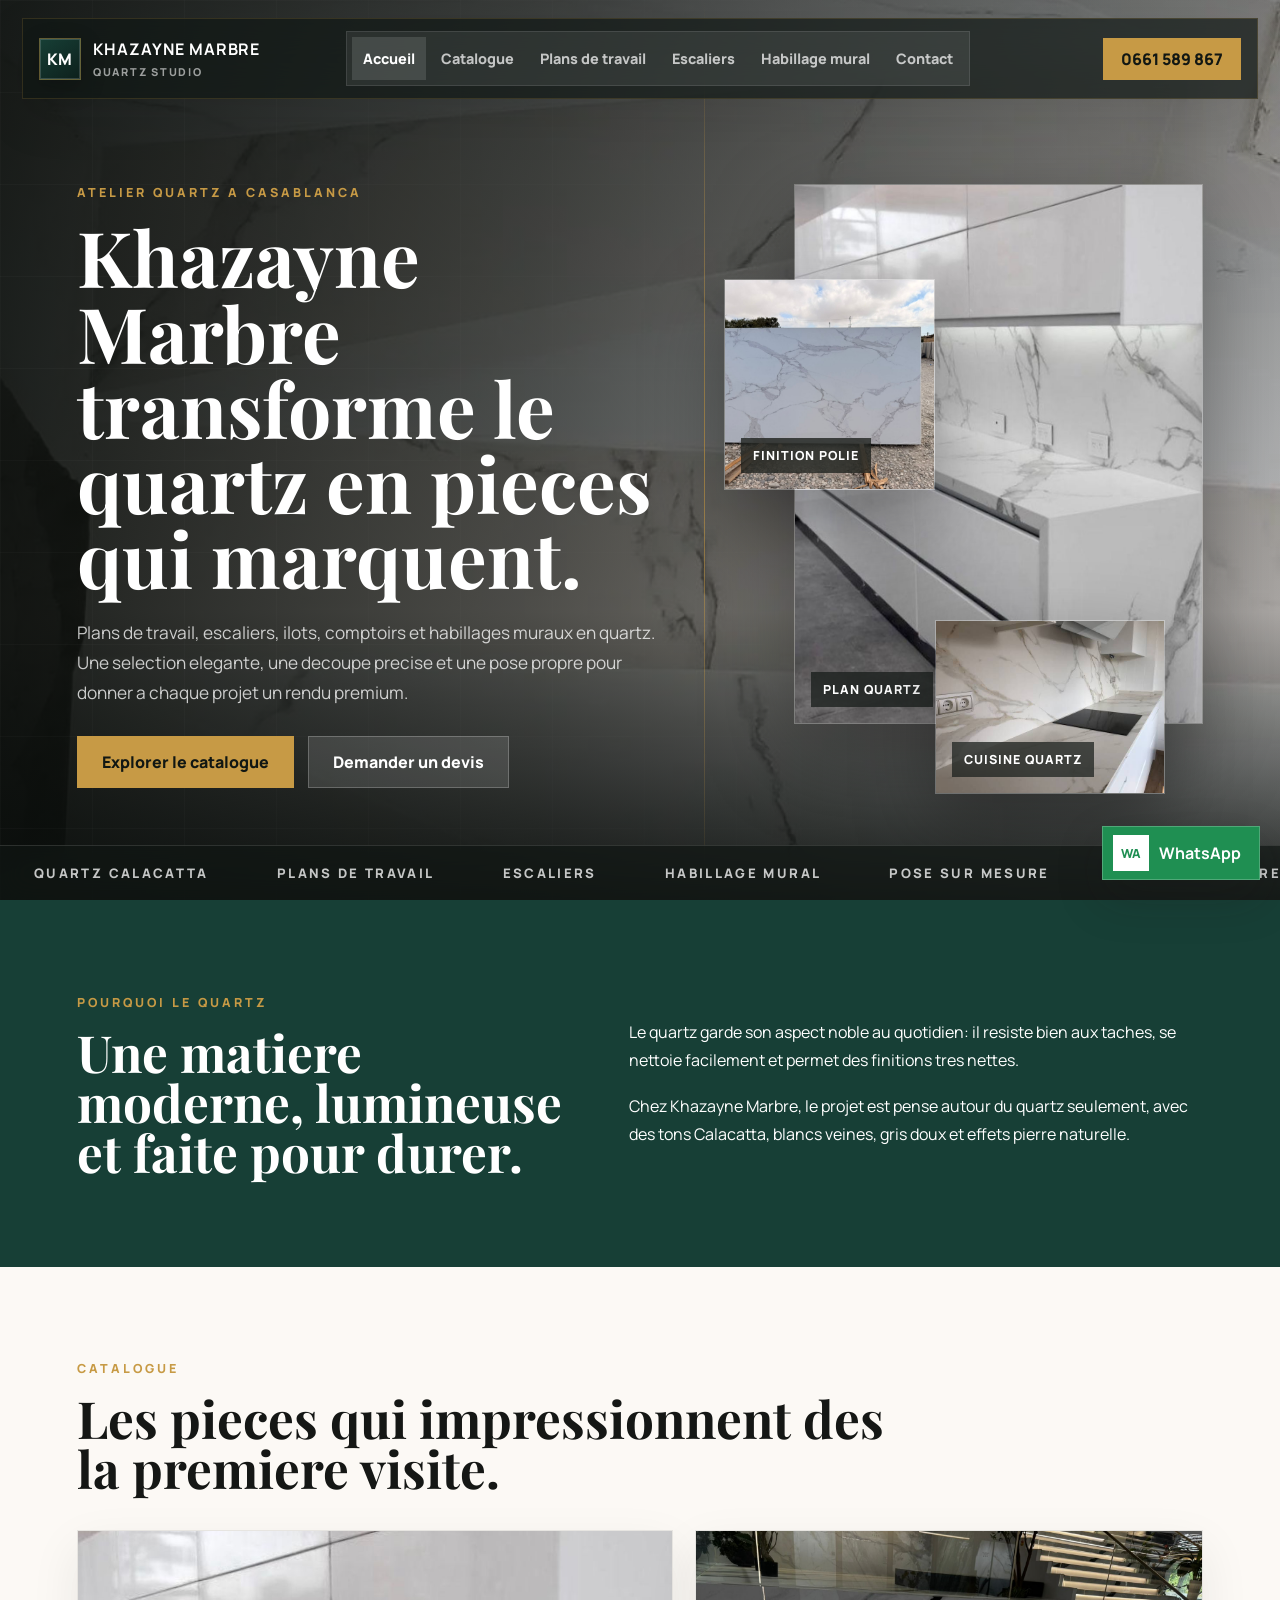
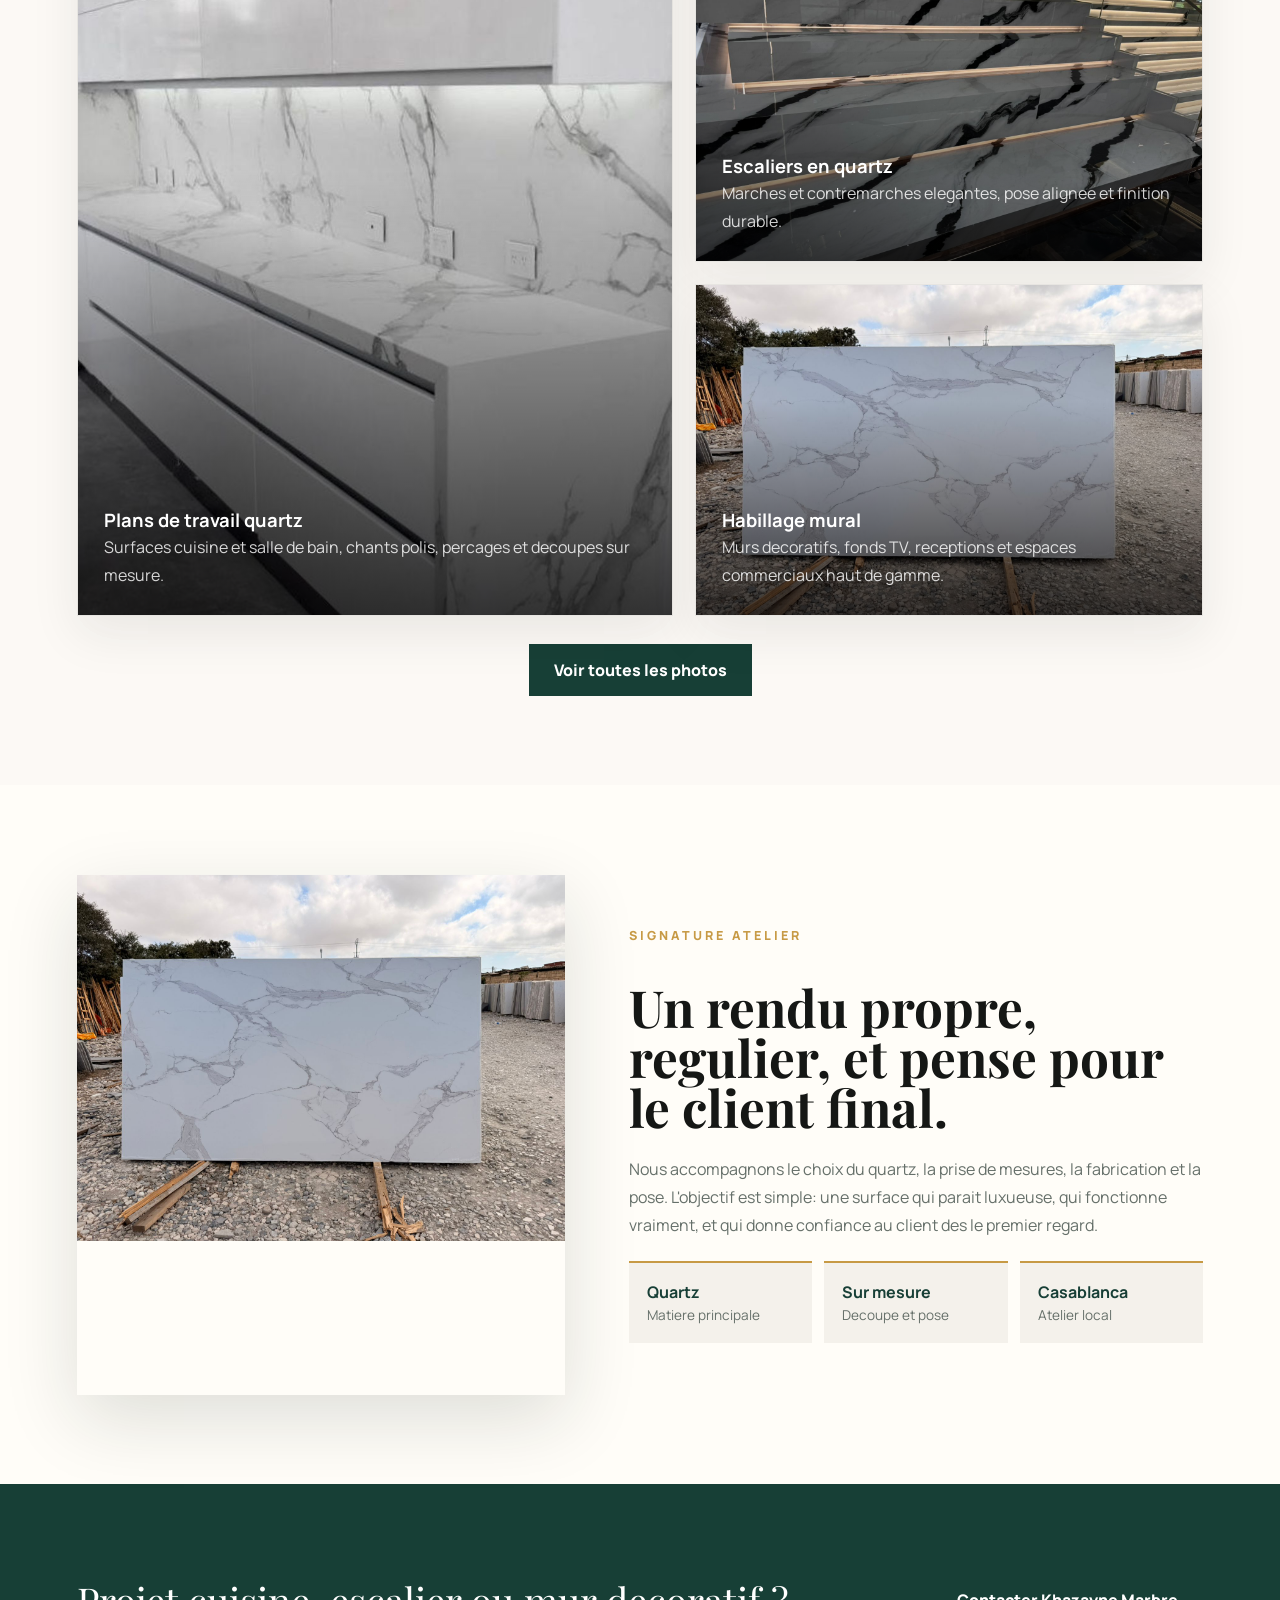
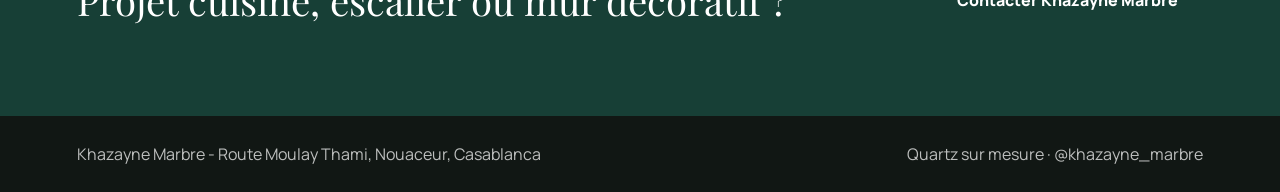
<file: index.html>
<!DOCTYPE html>
<html lang="fr">
<head>
  <meta charset="UTF-8">
  <meta name="viewport" content="width=device-width, initial-scale=1.0">
  <meta name="description" content="Khazayne Marbre a Casablanca : plans de travail, escaliers et habillages en quartz sur mesure.">
  <title>Khazayne Marbre | Quartz sur mesure a Casablanca</title>
  <link rel="preconnect" href="https://fonts.googleapis.com">
  <link rel="preconnect" href="https://fonts.gstatic.com" crossorigin>
  <link href="https://fonts.googleapis.com/css2?family=Manrope:wght@400;500;600;700;800&family=Playfair+Display:wght@700;800&display=swap" rel="stylesheet">
  <link rel="stylesheet" href="styles.css">
  <link rel="icon" href="favicon.png">
</head>
<body>
  <header class="site-header premium-nav" data-header>
    <a class="brand" href="index.html" aria-label="Khazayne Marbre accueil">
      <span>KM</span>
      <strong>Khazayne Marbre</strong>
      <small>Quartz Studio</small>
    </a>
    <nav class="desktop-nav nav-pill" aria-label="Navigation principale">
      <a href="index.html" class="is-active">Accueil</a>
      <a href="catalogue.html">Catalogue</a>
      <a href="product-plan-de-travail.html">Plans de travail</a>
      <a href="product-escaliers.html">Escaliers</a>
      <a href="product-habillage-mural.html">Habillage mural</a>
      <a href="contact.html">Contact</a>
    </nav>
    <div class="nav-actions">
      <a class="nav-instagram" href="https://www.instagram.com/khazayne_marbre" target="_blank" rel="noopener">@khazayne_marbre</a>
      <a class="header-call" href="tel:+212661589867">0661 589 867</a>
      <button class="menu-toggle" type="button" aria-label="Ouvrir le menu" aria-expanded="false" data-menu-toggle>
        <span></span><span></span>
      </button>
    </div>
    <nav class="mobile-nav" aria-label="Navigation mobile" data-mobile-nav>
      <a href="index.html">Accueil</a>
      <a href="catalogue.html">Catalogue</a>
      <a href="product-plan-de-travail.html">Plans de travail</a>
      <a href="product-escaliers.html">Escaliers</a>
      <a href="product-habillage-mural.html">Habillage mural</a>
      <a href="contact.html">Contact</a>
    </nav>
  </header>

  <main>
    <section class="hero cinematic-hero" id="accueil">
      <div class="hero-bg" aria-hidden="true">
        <img src="qurtz 1.jpeg" alt="">
      </div>
      <div class="hero-glass-line" aria-hidden="true"></div>
      <div class="hero-copy reveal-up">
        <p class="eyebrow">Atelier quartz a Casablanca</p>
        <h1>Khazayne Marbre transforme le quartz en pieces qui marquent.</h1>
        <p class="hero-text">Plans de travail, escaliers, ilots, comptoirs et habillages muraux en quartz. Une selection elegante, une decoupe precise et une pose propre pour donner a chaque projet un rendu premium.</p>
        <div class="hero-actions">
          <a class="btn primary" href="catalogue.html">Explorer le catalogue</a>
          <a class="btn secondary" href="contact.html">Demander un devis</a>
        </div>
      </div>
      <div class="hero-showcase" aria-label="Apercu des finitions quartz">
        <article class="stone-tile tile-main">
          <img src="quart2.jpeg" alt="Plan de travail quartz blanc">
          <span>Plan quartz</span>
        </article>
        <article class="stone-tile tile-float">
          <img src="31.jpeg" alt="Detail quartz poli">
          <span>Finition polie</span>
        </article>
        <article class="stone-tile tile-small">
          <img src="quartz 3.jpeg" alt="Cuisine quartz">
          <span>Cuisine quartz</span>
        </article>
      </div>
      <div class="hero-ticker" aria-hidden="true">
        <div>
          <span>Quartz Calacatta</span>
          <span>Plans de travail</span>
          <span>Escaliers</span>
          <span>Habillage mural</span>
          <span>Pose sur mesure</span>
          <span>Khazayne Marbre</span>
          <span>Quartz Calacatta</span>
          <span>Plans de travail</span>
          <span>Escaliers</span>
          <span>Habillage mural</span>
          <span>Pose sur mesure</span>
          <span>Khazayne Marbre</span>
        </div>
      </div>
    </section>

    <section class="intro-band">
      <div>
        <span class="section-kicker">Pourquoi le quartz</span>
        <h2>Une matiere moderne, lumineuse et faite pour durer.</h2>
      </div>
      <div class="intro-points">
        <p>Le quartz garde son aspect noble au quotidien: il resiste bien aux taches, se nettoie facilement et permet des finitions tres nettes.</p>
        <p>Chez Khazayne Marbre, le projet est pense autour du quartz seulement, avec des tons Calacatta, blancs veines, gris doux et effets pierre naturelle.</p>
      </div>
    </section>

    <section class="featured" id="services">
      <div class="section-head">
        <span class="section-kicker">Catalogue</span>
        <h2>Les pieces qui impressionnent des la premiere visite.</h2>
      </div>
      <div class="feature-grid">
        <a class="feature-card tall" href="product-plan-de-travail.html">
          <img src="quart2.jpeg" alt="Plan de travail en quartz blanc veine">
          <div>
            <h3>Plans de travail quartz</h3>
            <p>Surfaces cuisine et salle de bain, chants polis, percages et decoupes sur mesure.</p>
          </div>
        </a>
        <a class="feature-card" href="product-escaliers.html">
          <img src="quartz 4.jpeg" alt="Escalier habille en quartz">
          <div>
            <h3>Escaliers en quartz</h3>
            <p>Marches et contremarches elegantes, pose alignee et finition durable.</p>
          </div>
        </a>
        <a class="feature-card" href="product-habillage-mural.html">
          <img src="31.jpeg" alt="Plaque quartz pour habillage mural">
          <div>
            <h3>Habillage mural</h3>
            <p>Murs decoratifs, fonds TV, receptions et espaces commerciaux haut de gamme.</p>
          </div>
        </a>
      </div>
      <div class="center-action">
        <a class="btn primary" href="catalogue.html">Voir toutes les photos</a>
      </div>
    </section>

    <section class="proof" id="atelier">
      <div class="proof-image">
        <img src="31.jpeg" alt="Detail de finition quartz Khazayne Marbre">
      </div>
      <div class="proof-copy">
        <span class="section-kicker">Signature atelier</span>
        <h2>Un rendu propre, regulier, et pense pour le client final.</h2>
        <p>Nous accompagnons le choix du quartz, la prise de mesures, la fabrication et la pose. L'objectif est simple: une surface qui parait luxueuse, qui fonctionne vraiment, et qui donne confiance au client des le premier regard.</p>
        <div class="mini-stats">
          <div><strong>Quartz</strong><span>Matiere principale</span></div>
          <div><strong>Sur mesure</strong><span>Decoupe et pose</span></div>
          <div><strong>Casablanca</strong><span>Atelier local</span></div>
        </div>
      </div>
    </section>

    <section class="cta-strip">
      <span>Projet cuisine, escalier ou mur decoratif ?</span>
      <a class="btn primary" href="contact.html">Contacter Khazayne Marbre</a>
    </section>
  </main>

  <footer>
    <p>Khazayne Marbre - Route Moulay Thami, Nouaceur, Casablanca</p>
    <p>Quartz sur mesure · @khazayne_marbre</p>
  </footer>

  <script src="script.js"></script>
</body>
</html>
</file>
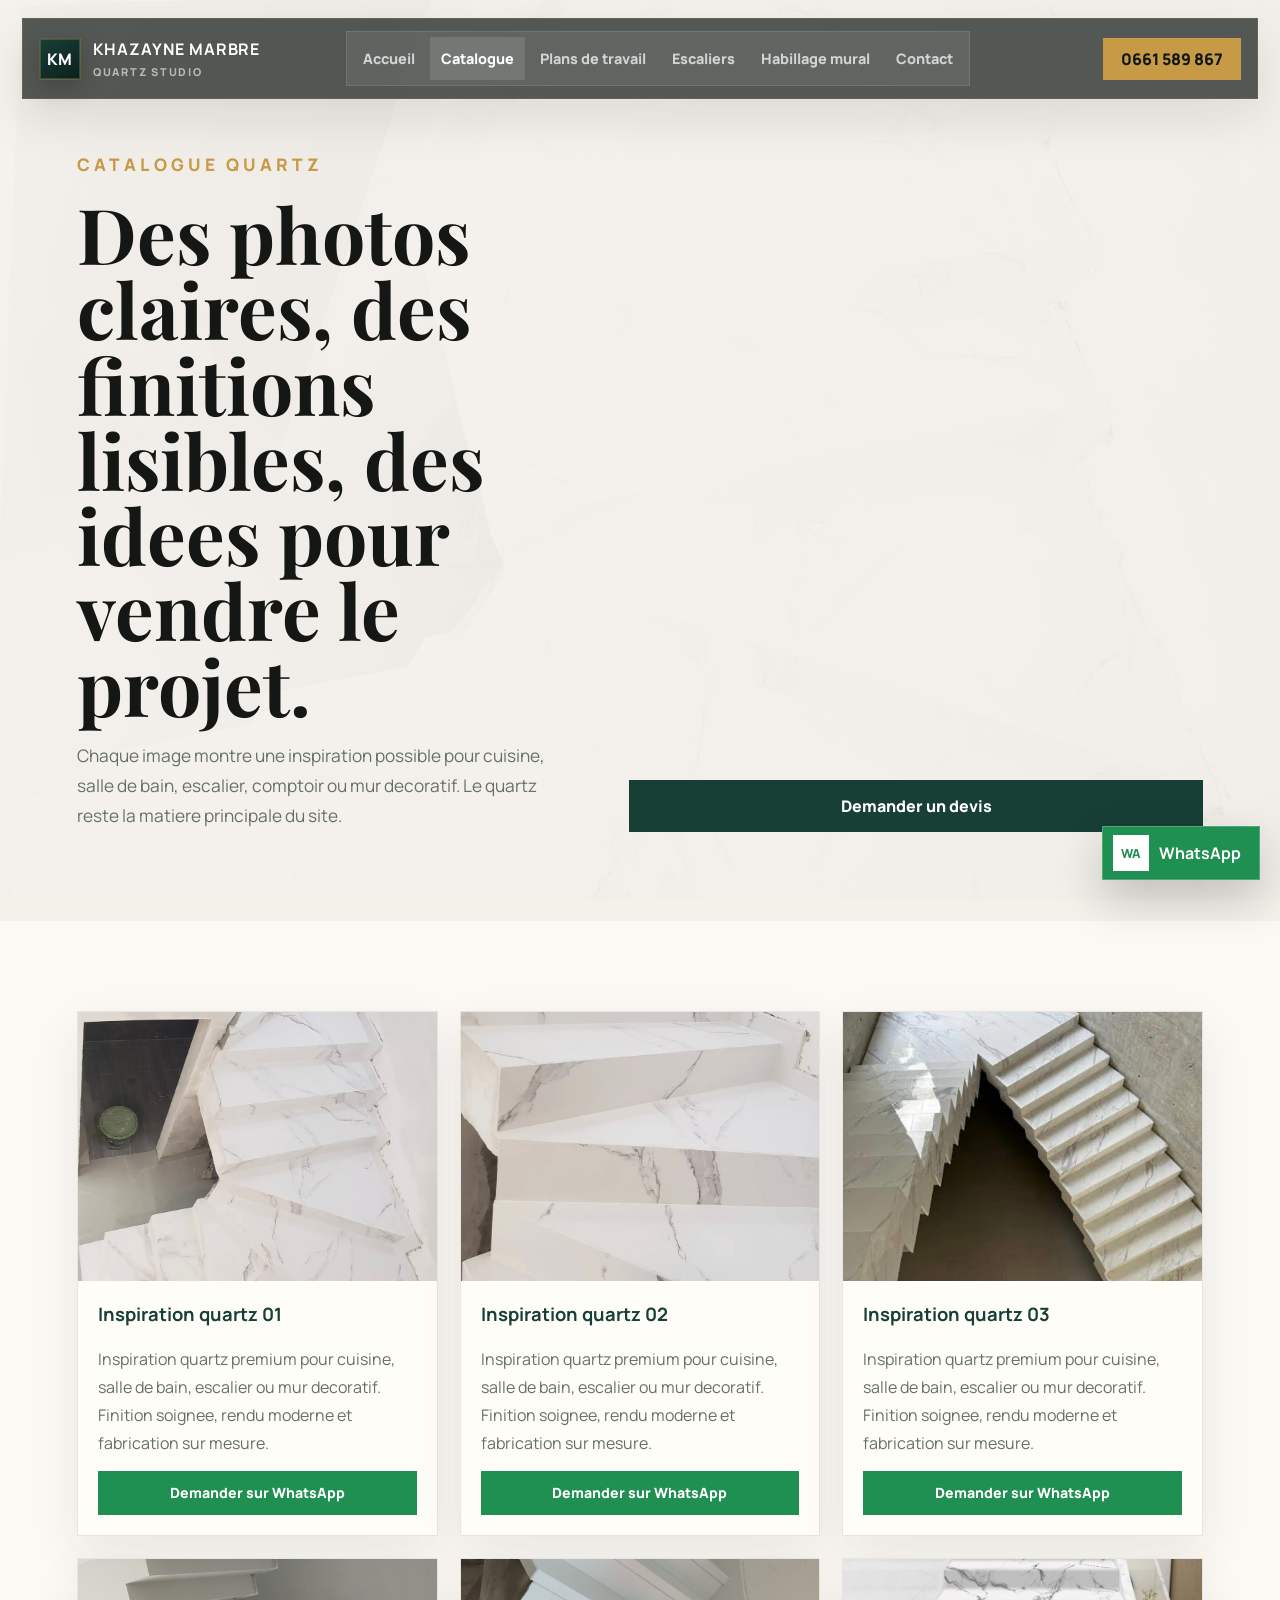
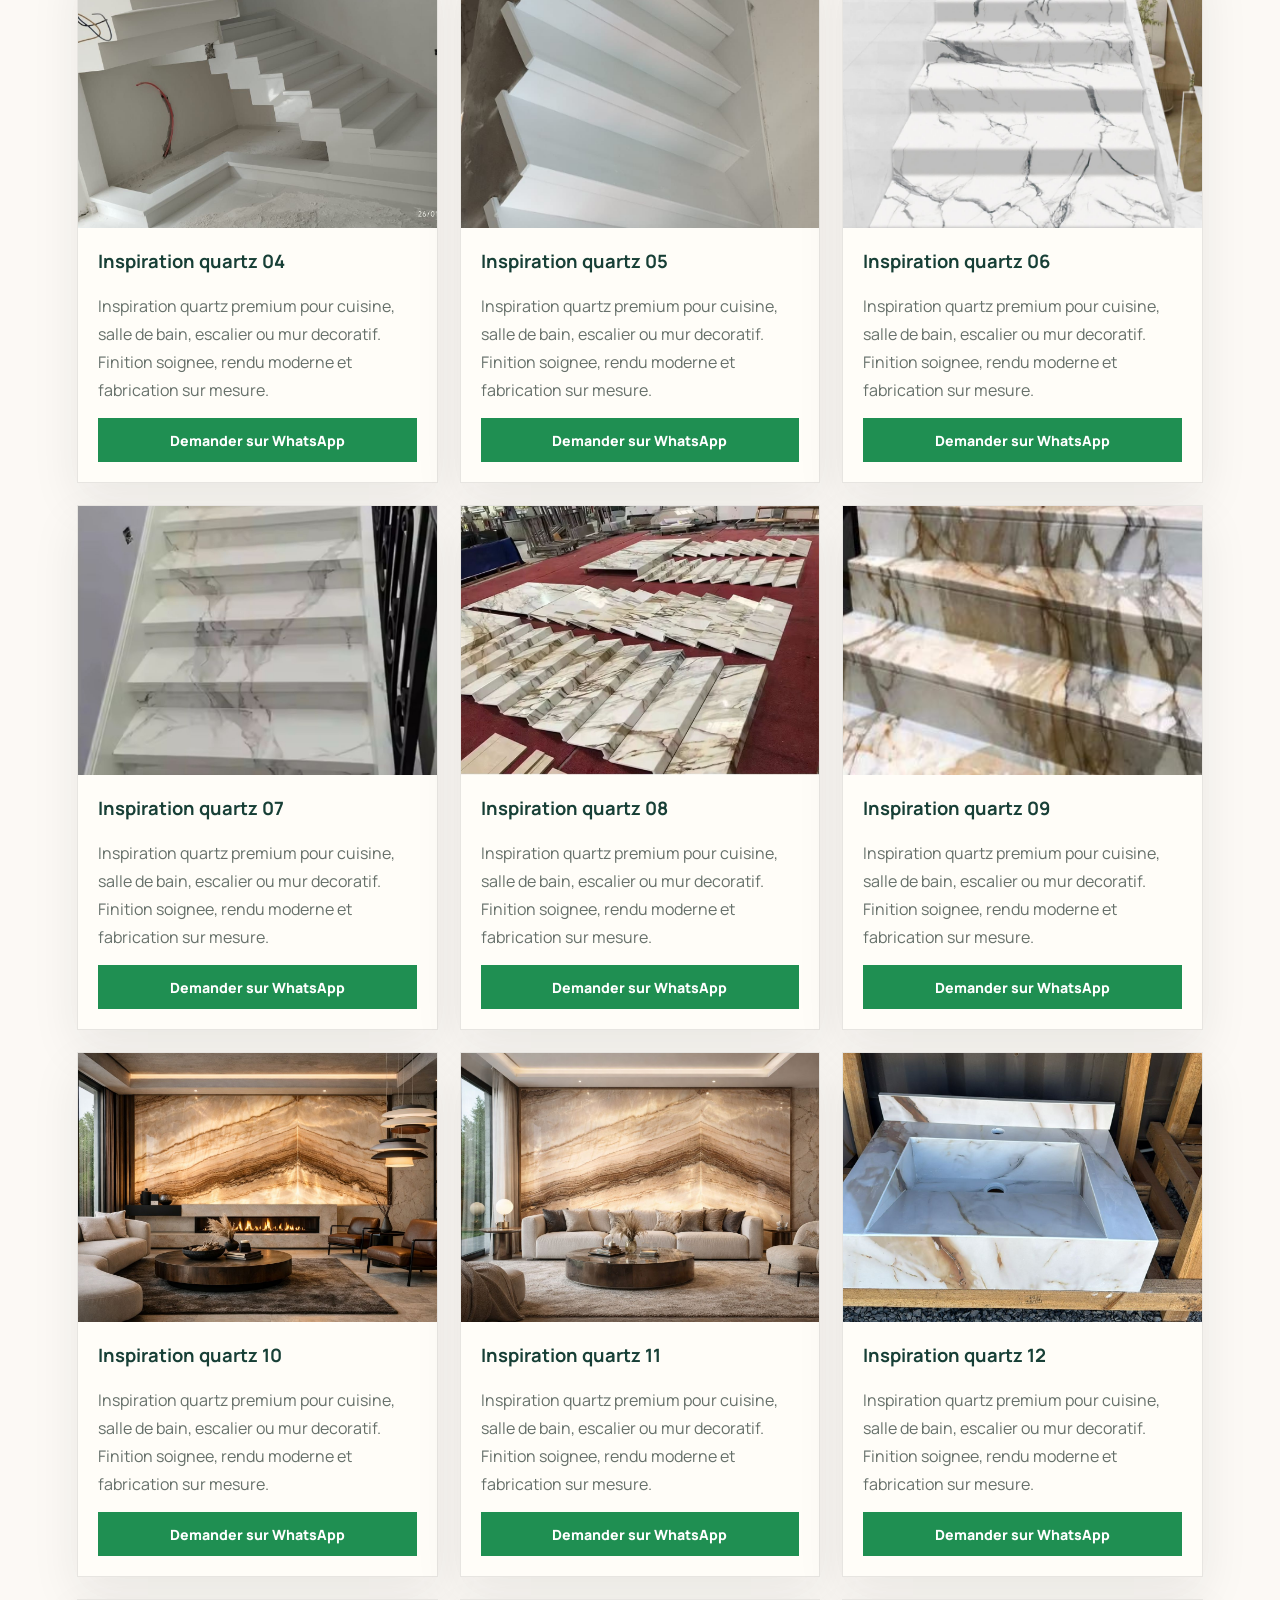
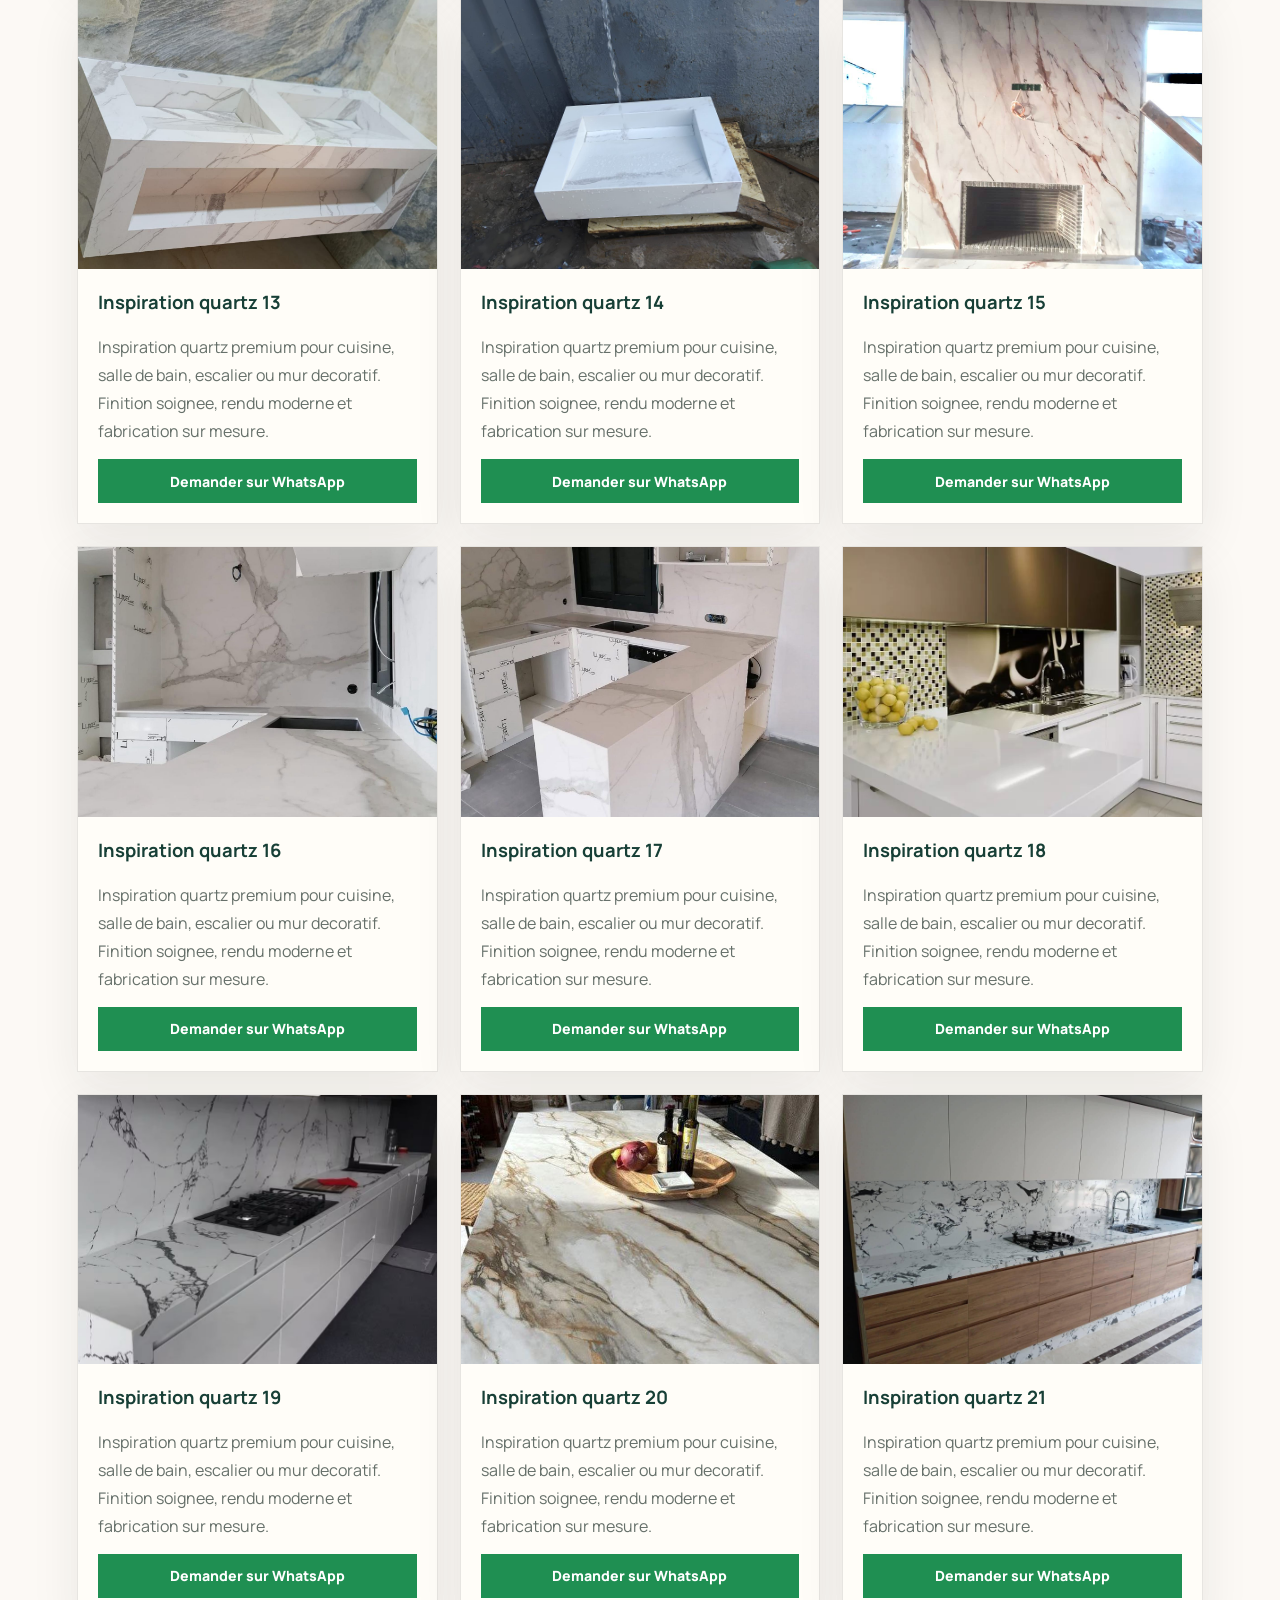
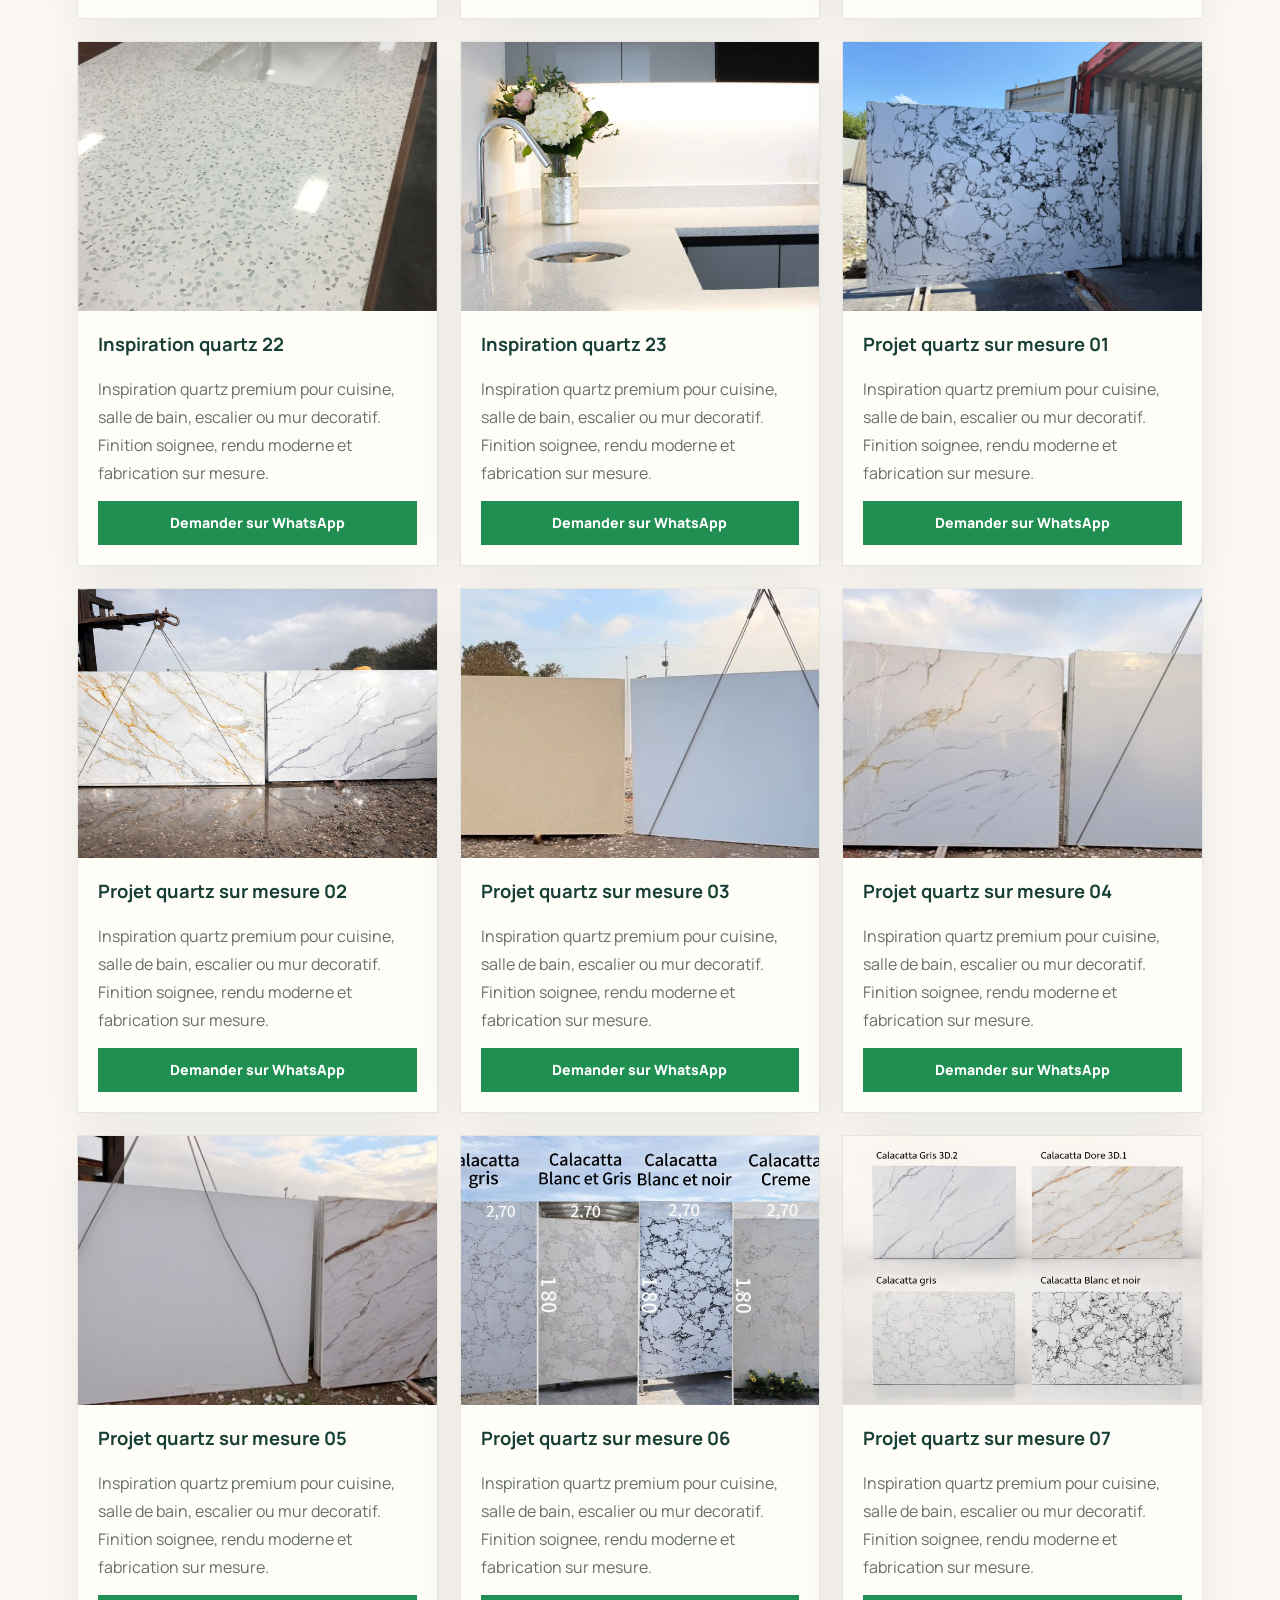
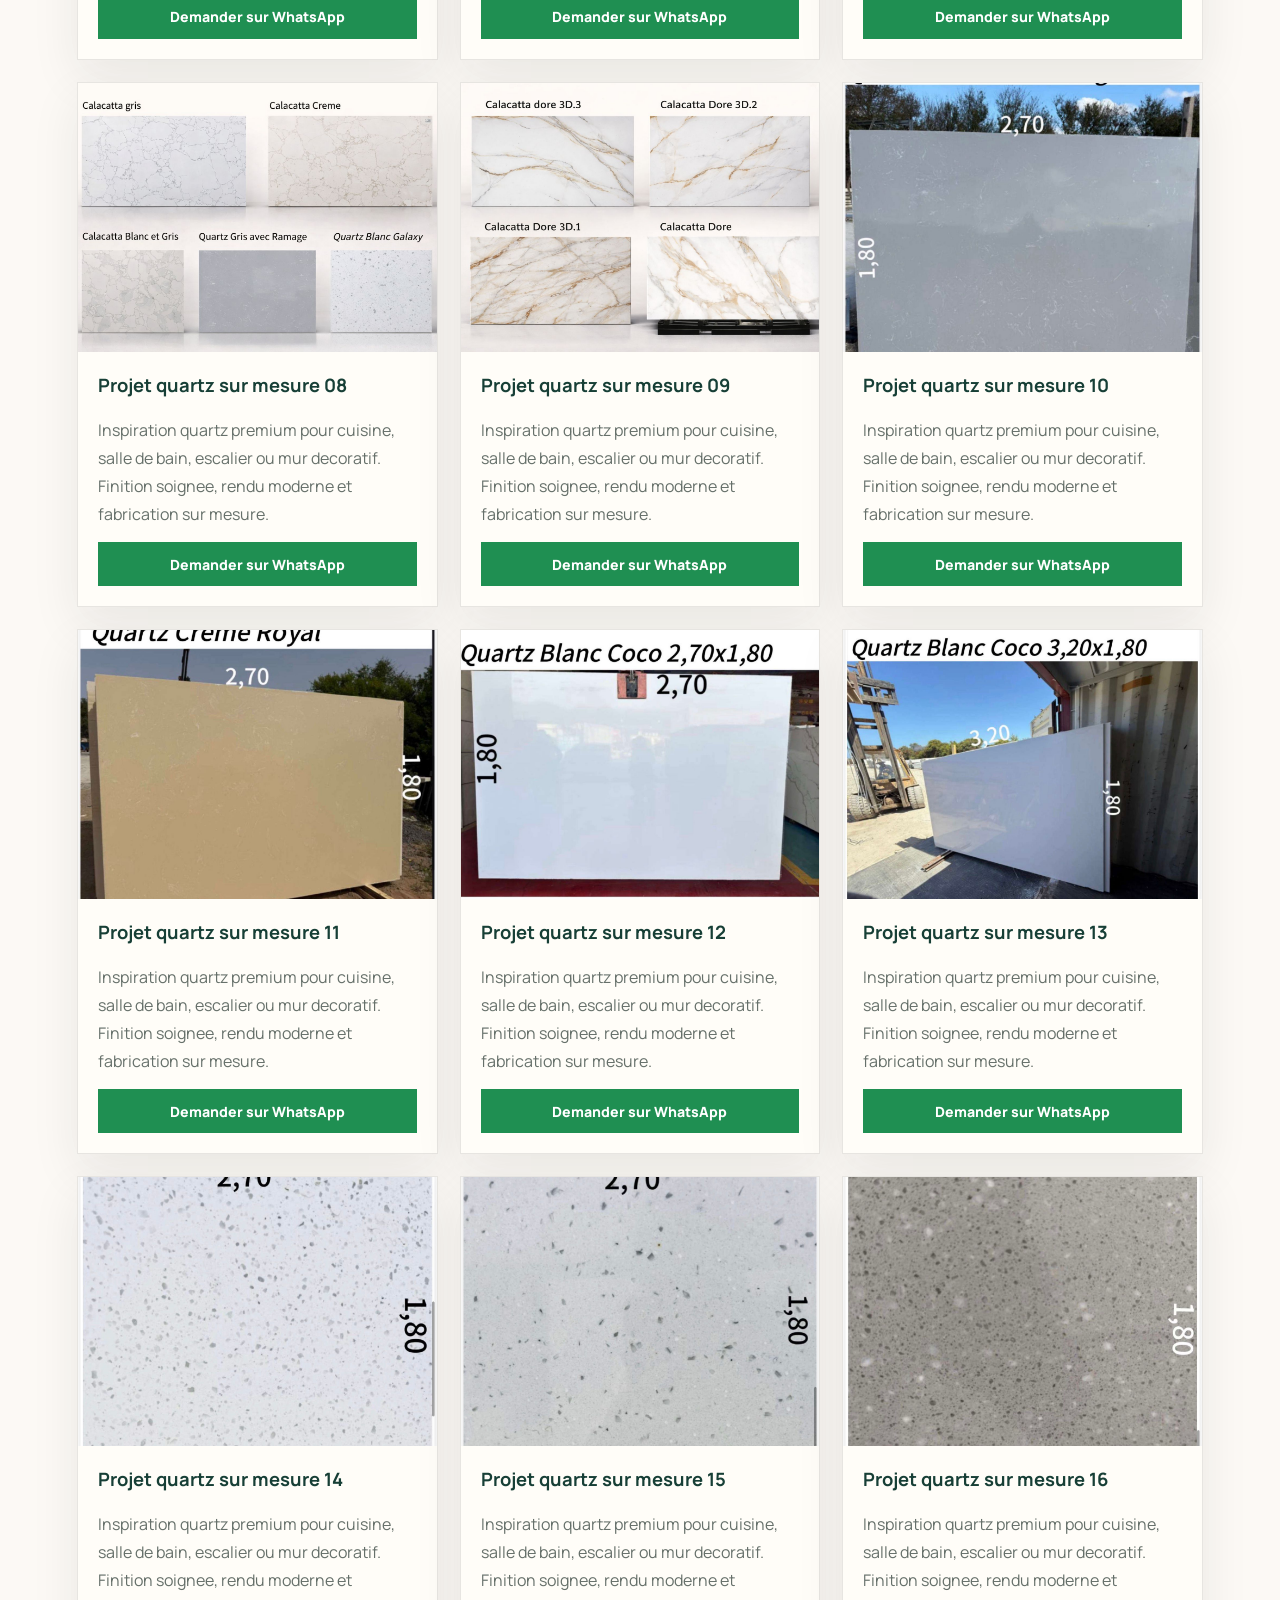
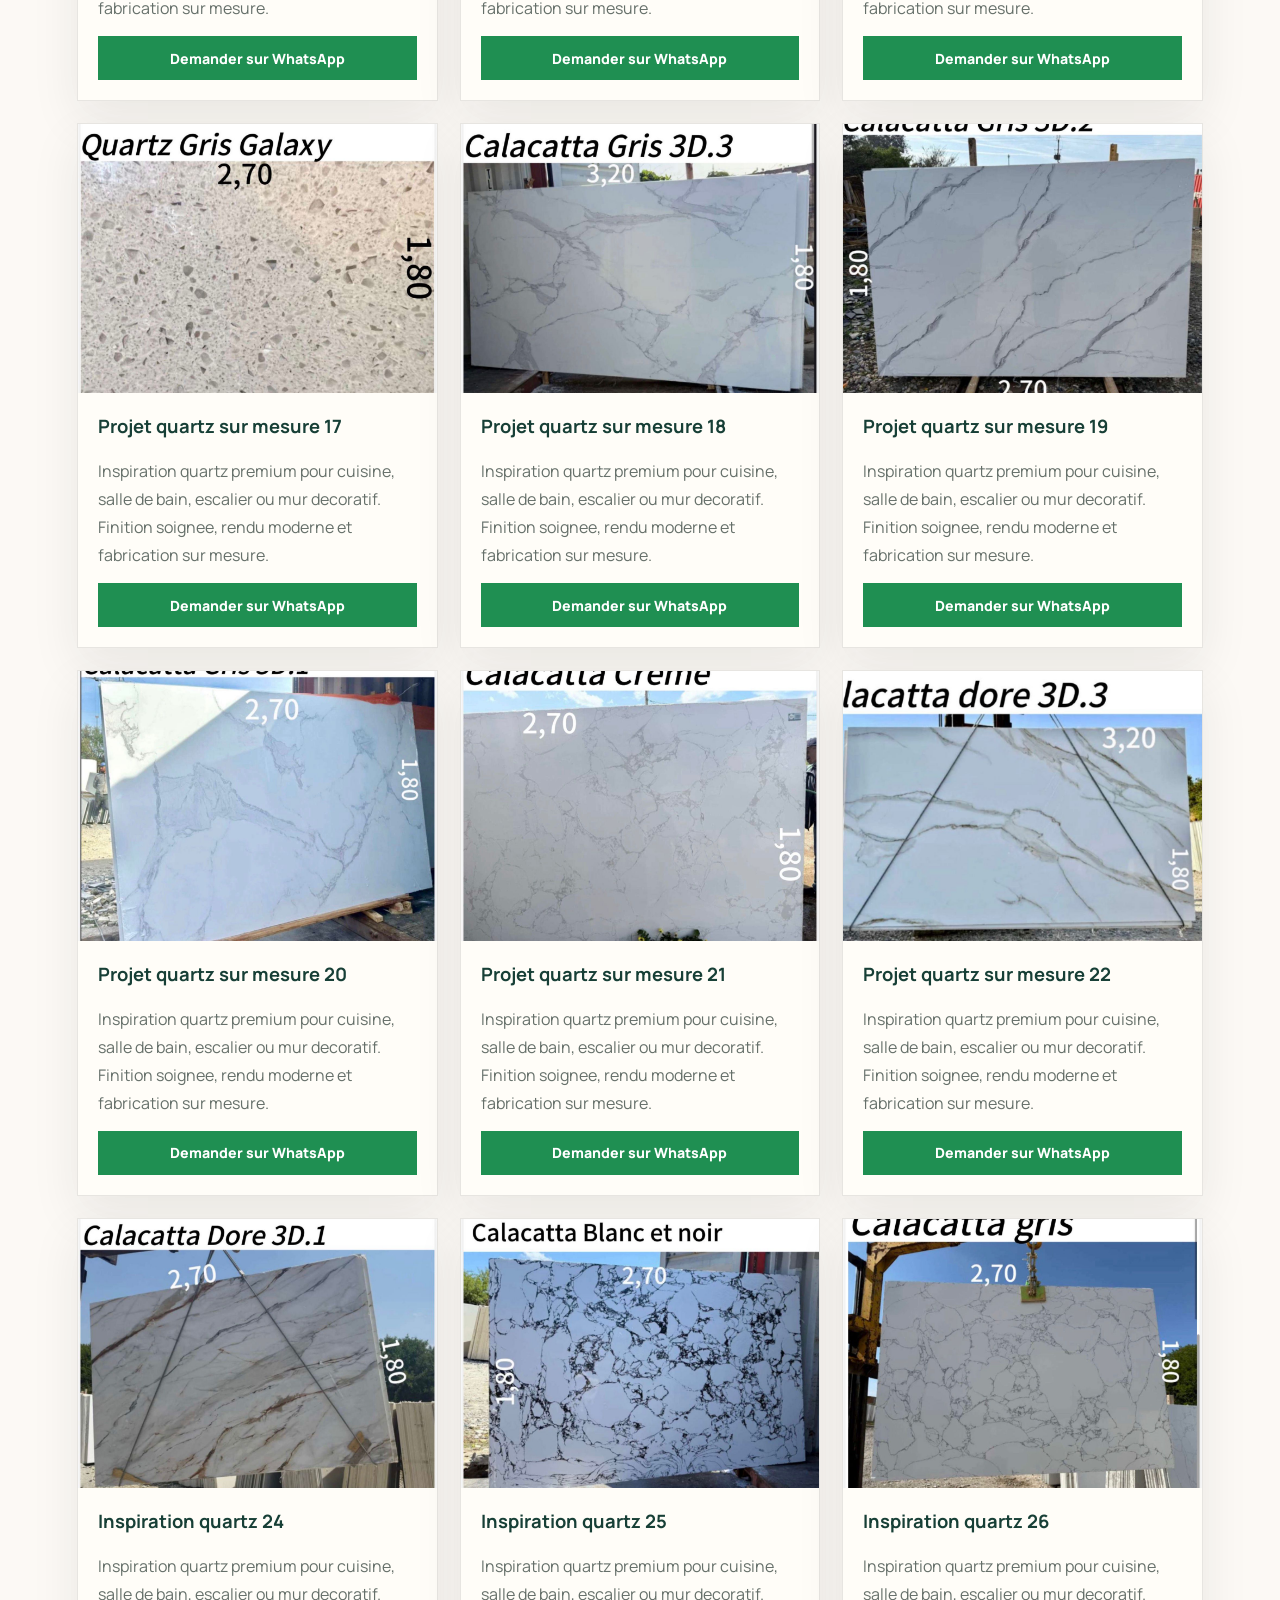
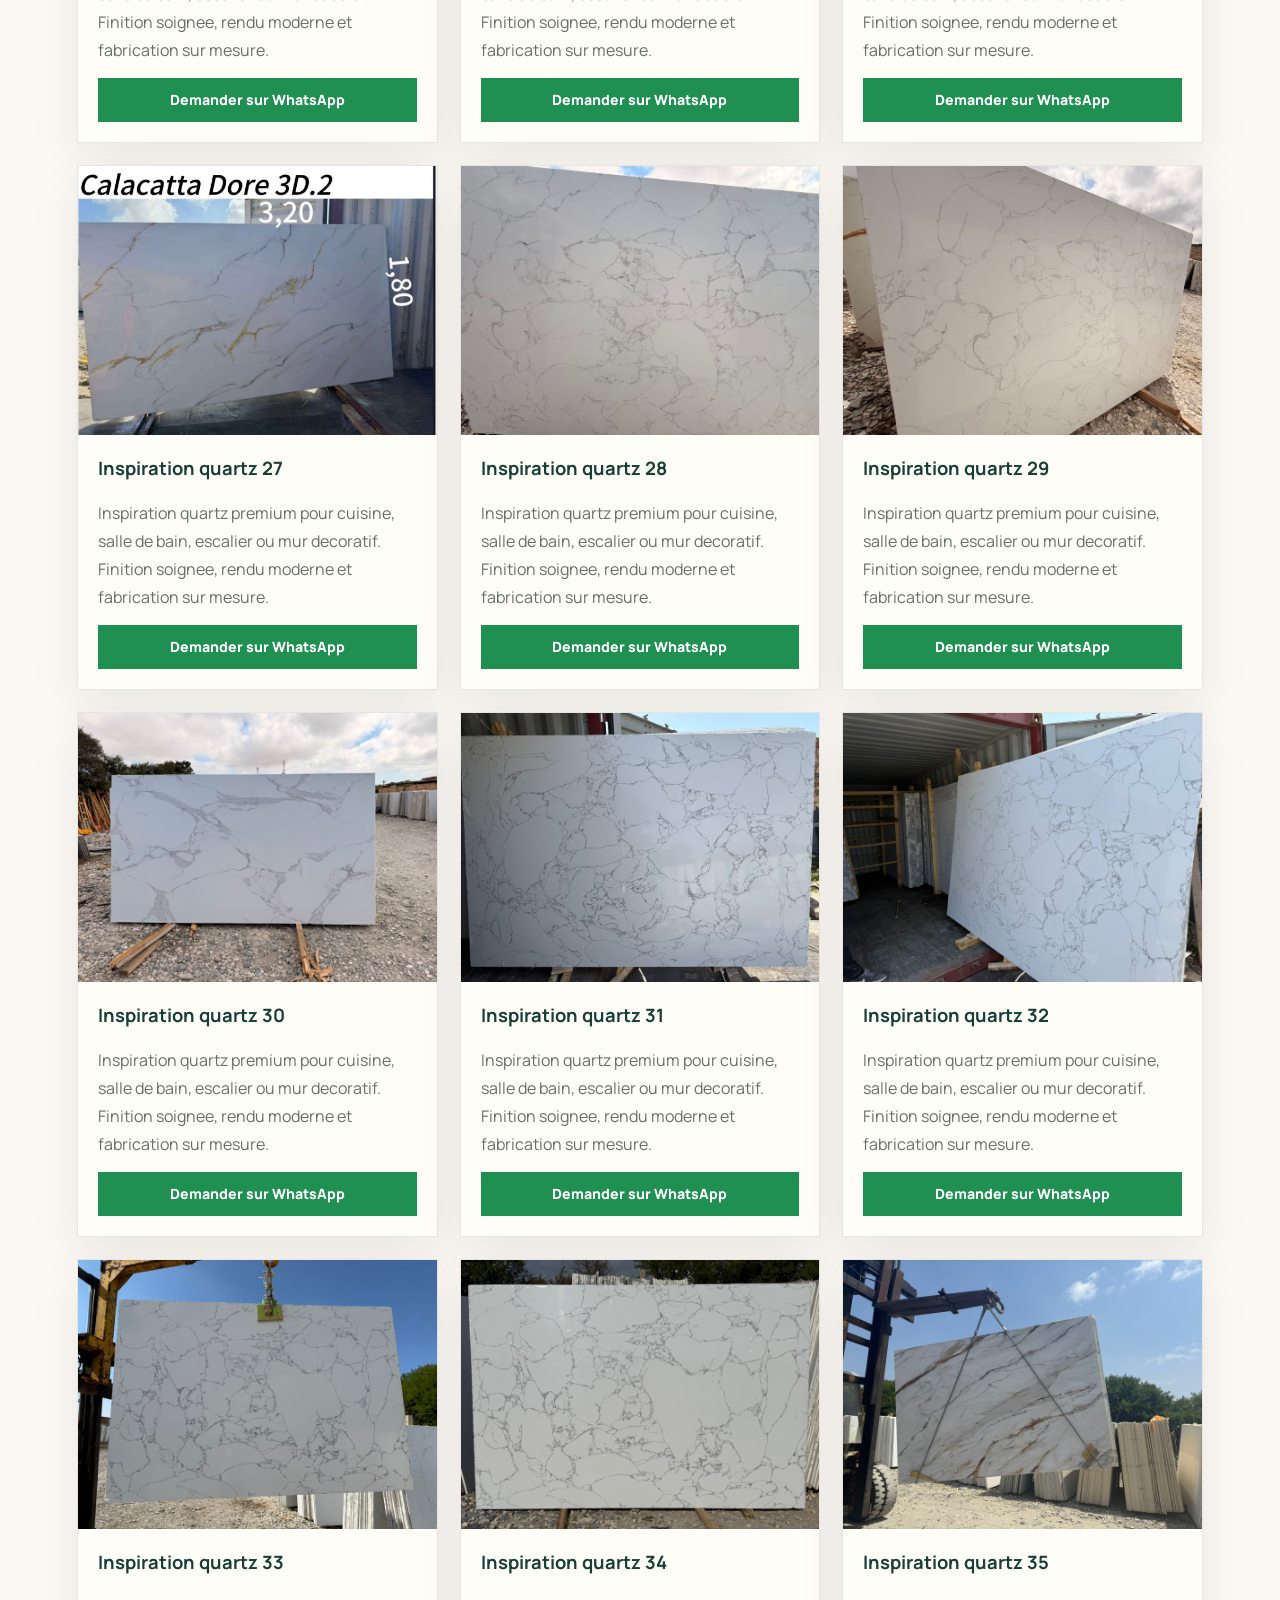
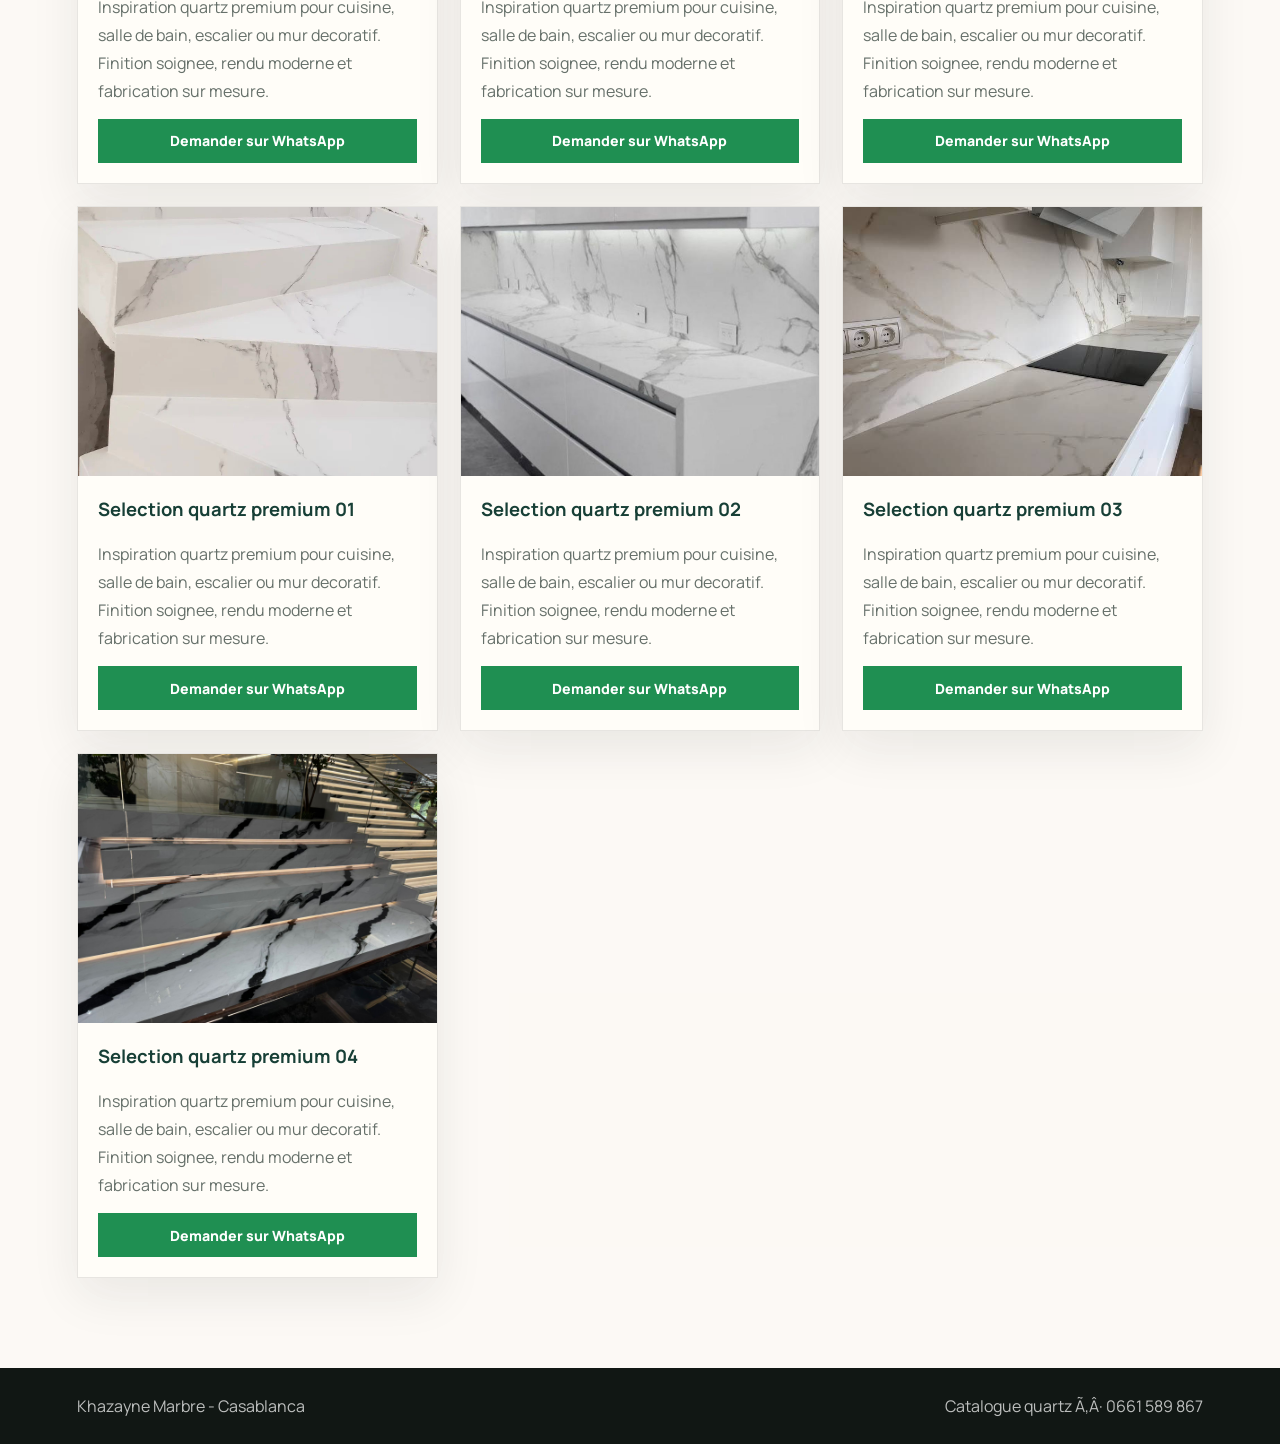
<file: catalogue.html>
<!DOCTYPE html>
<html lang="fr">
<head>
  <meta charset="UTF-8">
  <meta name="viewport" content="width=device-width, initial-scale=1.0">
  <meta name="description" content="Catalogue Khazayne Marbre : inspirations quartz, Calacatta et surfaces sur mesure a Casablanca.">
  <title>Catalogue quartz | Khazayne Marbre</title>
  <link rel="preconnect" href="https://fonts.googleapis.com">
  <link rel="preconnect" href="https://fonts.gstatic.com" crossorigin>
  <link href="https://fonts.googleapis.com/css2?family=Manrope:wght@400;500;600;700;800&family=Playfair+Display:wght@700;800&display=swap" rel="stylesheet">
  <link rel="stylesheet" href="styles.css">
  <link rel="icon" href="favicon.png">
</head>
<body>
  <header class="site-header premium-nav" data-header>
    <a class="brand" href="index.html" aria-label="Khazayne Marbre accueil">
      <span>KM</span>
      <strong>Khazayne Marbre</strong>
      <small>Quartz Studio</small>
    </a>
    <nav class="desktop-nav nav-pill" aria-label="Navigation principale">
      <a href="index.html">Accueil</a>
      <a href="catalogue.html" class="is-active">Catalogue</a>
      <a href="product-plan-de-travail.html">Plans de travail</a>
      <a href="product-escaliers.html">Escaliers</a>
      <a href="product-habillage-mural.html">Habillage mural</a>
      <a href="contact.html">Contact</a>
    </nav>
    <div class="nav-actions">
      <a class="nav-instagram" href="https://www.instagram.com/khazayne_marbre" target="_blank" rel="noopener">@khazayne_marbre</a>
      <a class="header-call" href="tel:+212661589867">0661 589 867</a>
      <button class="menu-toggle" type="button" aria-label="Ouvrir le menu" aria-expanded="false" data-menu-toggle><span></span><span></span></button>
    </div>
    <nav class="mobile-nav" aria-label="Navigation mobile" data-mobile-nav>
      <a href="index.html">Accueil</a><a href="catalogue.html">Catalogue</a><a href="product-plan-de-travail.html">Plans de travail</a><a href="product-escaliers.html">Escaliers</a><a href="product-habillage-mural.html">Habillage mural</a><a href="contact.html">Contact</a>
    </nav>
  </header>

  <main>
    <section class="page-hero compact">
      <div>
        <p class="eyebrow">Catalogue quartz</p>
        <h1>Des photos claires, des finitions lisibles, des idees pour vendre le projet.</h1>
        <p>Chaque image montre une inspiration possible pour cuisine, salle de bain, escalier, comptoir ou mur decoratif. Le quartz reste la matiere principale du site.</p>
      </div>
      <a class="btn primary" href="contact.html">Demander un devis</a>
    </section>

    <section class="catalogue-section">
      <div class="catalogue-grid photo-catalogue">
        <article class="catalogue-item"><img src="1.jpeg" alt="Inspiration quartz 01 - Khazayne Marbre"><div><h3>Inspiration quartz 01</h3><p>Inspiration quartz premium pour cuisine, salle de bain, escalier ou mur decoratif. Finition soignee, rendu moderne et fabrication sur mesure.</p><a class="whatsapp-product" href="#" data-product="Inspiration quartz 01" data-context="reference 1.jpeg du catalogue Khazayne Marbre">Demander sur WhatsApp</a></div></article>
        <article class="catalogue-item"><img src="2.jpeg" alt="Inspiration quartz 02 - Khazayne Marbre"><div><h3>Inspiration quartz 02</h3><p>Inspiration quartz premium pour cuisine, salle de bain, escalier ou mur decoratif. Finition soignee, rendu moderne et fabrication sur mesure.</p><a class="whatsapp-product" href="#" data-product="Inspiration quartz 02" data-context="reference 2.jpeg du catalogue Khazayne Marbre">Demander sur WhatsApp</a></div></article>
        <article class="catalogue-item"><img src="3.jpeg" alt="Inspiration quartz 03 - Khazayne Marbre"><div><h3>Inspiration quartz 03</h3><p>Inspiration quartz premium pour cuisine, salle de bain, escalier ou mur decoratif. Finition soignee, rendu moderne et fabrication sur mesure.</p><a class="whatsapp-product" href="#" data-product="Inspiration quartz 03" data-context="reference 3.jpeg du catalogue Khazayne Marbre">Demander sur WhatsApp</a></div></article>
        <article class="catalogue-item"><img src="4.jpeg" alt="Inspiration quartz 04 - Khazayne Marbre"><div><h3>Inspiration quartz 04</h3><p>Inspiration quartz premium pour cuisine, salle de bain, escalier ou mur decoratif. Finition soignee, rendu moderne et fabrication sur mesure.</p><a class="whatsapp-product" href="#" data-product="Inspiration quartz 04" data-context="reference 4.jpeg du catalogue Khazayne Marbre">Demander sur WhatsApp</a></div></article>
        <article class="catalogue-item"><img src="5.jpeg" alt="Inspiration quartz 05 - Khazayne Marbre"><div><h3>Inspiration quartz 05</h3><p>Inspiration quartz premium pour cuisine, salle de bain, escalier ou mur decoratif. Finition soignee, rendu moderne et fabrication sur mesure.</p><a class="whatsapp-product" href="#" data-product="Inspiration quartz 05" data-context="reference 5.jpeg du catalogue Khazayne Marbre">Demander sur WhatsApp</a></div></article>
        <article class="catalogue-item"><img src="6.jpeg" alt="Inspiration quartz 06 - Khazayne Marbre"><div><h3>Inspiration quartz 06</h3><p>Inspiration quartz premium pour cuisine, salle de bain, escalier ou mur decoratif. Finition soignee, rendu moderne et fabrication sur mesure.</p><a class="whatsapp-product" href="#" data-product="Inspiration quartz 06" data-context="reference 6.jpeg du catalogue Khazayne Marbre">Demander sur WhatsApp</a></div></article>
        <article class="catalogue-item"><img src="7.jpeg" alt="Inspiration quartz 07 - Khazayne Marbre"><div><h3>Inspiration quartz 07</h3><p>Inspiration quartz premium pour cuisine, salle de bain, escalier ou mur decoratif. Finition soignee, rendu moderne et fabrication sur mesure.</p><a class="whatsapp-product" href="#" data-product="Inspiration quartz 07" data-context="reference 7.jpeg du catalogue Khazayne Marbre">Demander sur WhatsApp</a></div></article>
        <article class="catalogue-item"><img src="8.jpeg" alt="Inspiration quartz 08 - Khazayne Marbre"><div><h3>Inspiration quartz 08</h3><p>Inspiration quartz premium pour cuisine, salle de bain, escalier ou mur decoratif. Finition soignee, rendu moderne et fabrication sur mesure.</p><a class="whatsapp-product" href="#" data-product="Inspiration quartz 08" data-context="reference 8.jpeg du catalogue Khazayne Marbre">Demander sur WhatsApp</a></div></article>
        <article class="catalogue-item"><img src="9.jpeg" alt="Inspiration quartz 09 - Khazayne Marbre"><div><h3>Inspiration quartz 09</h3><p>Inspiration quartz premium pour cuisine, salle de bain, escalier ou mur decoratif. Finition soignee, rendu moderne et fabrication sur mesure.</p><a class="whatsapp-product" href="#" data-product="Inspiration quartz 09" data-context="reference 9.jpeg du catalogue Khazayne Marbre">Demander sur WhatsApp</a></div></article>
        <article class="catalogue-item"><img src="10.jpeg" alt="Inspiration quartz 10 - Khazayne Marbre"><div><h3>Inspiration quartz 10</h3><p>Inspiration quartz premium pour cuisine, salle de bain, escalier ou mur decoratif. Finition soignee, rendu moderne et fabrication sur mesure.</p><a class="whatsapp-product" href="#" data-product="Inspiration quartz 10" data-context="reference 10.jpeg du catalogue Khazayne Marbre">Demander sur WhatsApp</a></div></article>
        <article class="catalogue-item"><img src="11.jpeg" alt="Inspiration quartz 11 - Khazayne Marbre"><div><h3>Inspiration quartz 11</h3><p>Inspiration quartz premium pour cuisine, salle de bain, escalier ou mur decoratif. Finition soignee, rendu moderne et fabrication sur mesure.</p><a class="whatsapp-product" href="#" data-product="Inspiration quartz 11" data-context="reference 11.jpeg du catalogue Khazayne Marbre">Demander sur WhatsApp</a></div></article>
        <article class="catalogue-item"><img src="12.jpeg" alt="Inspiration quartz 12 - Khazayne Marbre"><div><h3>Inspiration quartz 12</h3><p>Inspiration quartz premium pour cuisine, salle de bain, escalier ou mur decoratif. Finition soignee, rendu moderne et fabrication sur mesure.</p><a class="whatsapp-product" href="#" data-product="Inspiration quartz 12" data-context="reference 12.jpeg du catalogue Khazayne Marbre">Demander sur WhatsApp</a></div></article>
        <article class="catalogue-item"><img src="13.jpeg" alt="Inspiration quartz 13 - Khazayne Marbre"><div><h3>Inspiration quartz 13</h3><p>Inspiration quartz premium pour cuisine, salle de bain, escalier ou mur decoratif. Finition soignee, rendu moderne et fabrication sur mesure.</p><a class="whatsapp-product" href="#" data-product="Inspiration quartz 13" data-context="reference 13.jpeg du catalogue Khazayne Marbre">Demander sur WhatsApp</a></div></article>
        <article class="catalogue-item"><img src="14.jpeg" alt="Inspiration quartz 14 - Khazayne Marbre"><div><h3>Inspiration quartz 14</h3><p>Inspiration quartz premium pour cuisine, salle de bain, escalier ou mur decoratif. Finition soignee, rendu moderne et fabrication sur mesure.</p><a class="whatsapp-product" href="#" data-product="Inspiration quartz 14" data-context="reference 14.jpeg du catalogue Khazayne Marbre">Demander sur WhatsApp</a></div></article>
        <article class="catalogue-item"><img src="15.jpeg" alt="Inspiration quartz 15 - Khazayne Marbre"><div><h3>Inspiration quartz 15</h3><p>Inspiration quartz premium pour cuisine, salle de bain, escalier ou mur decoratif. Finition soignee, rendu moderne et fabrication sur mesure.</p><a class="whatsapp-product" href="#" data-product="Inspiration quartz 15" data-context="reference 15.jpeg du catalogue Khazayne Marbre">Demander sur WhatsApp</a></div></article>
        <article class="catalogue-item"><img src="16.jpeg" alt="Inspiration quartz 16 - Khazayne Marbre"><div><h3>Inspiration quartz 16</h3><p>Inspiration quartz premium pour cuisine, salle de bain, escalier ou mur decoratif. Finition soignee, rendu moderne et fabrication sur mesure.</p><a class="whatsapp-product" href="#" data-product="Inspiration quartz 16" data-context="reference 16.jpeg du catalogue Khazayne Marbre">Demander sur WhatsApp</a></div></article>
        <article class="catalogue-item"><img src="17.jpeg" alt="Inspiration quartz 17 - Khazayne Marbre"><div><h3>Inspiration quartz 17</h3><p>Inspiration quartz premium pour cuisine, salle de bain, escalier ou mur decoratif. Finition soignee, rendu moderne et fabrication sur mesure.</p><a class="whatsapp-product" href="#" data-product="Inspiration quartz 17" data-context="reference 17.jpeg du catalogue Khazayne Marbre">Demander sur WhatsApp</a></div></article>
        <article class="catalogue-item"><img src="18.jpeg" alt="Inspiration quartz 18 - Khazayne Marbre"><div><h3>Inspiration quartz 18</h3><p>Inspiration quartz premium pour cuisine, salle de bain, escalier ou mur decoratif. Finition soignee, rendu moderne et fabrication sur mesure.</p><a class="whatsapp-product" href="#" data-product="Inspiration quartz 18" data-context="reference 18.jpeg du catalogue Khazayne Marbre">Demander sur WhatsApp</a></div></article>
        <article class="catalogue-item"><img src="19.jpeg" alt="Inspiration quartz 19 - Khazayne Marbre"><div><h3>Inspiration quartz 19</h3><p>Inspiration quartz premium pour cuisine, salle de bain, escalier ou mur decoratif. Finition soignee, rendu moderne et fabrication sur mesure.</p><a class="whatsapp-product" href="#" data-product="Inspiration quartz 19" data-context="reference 19.jpeg du catalogue Khazayne Marbre">Demander sur WhatsApp</a></div></article>
        <article class="catalogue-item"><img src="20.jpeg" alt="Inspiration quartz 20 - Khazayne Marbre"><div><h3>Inspiration quartz 20</h3><p>Inspiration quartz premium pour cuisine, salle de bain, escalier ou mur decoratif. Finition soignee, rendu moderne et fabrication sur mesure.</p><a class="whatsapp-product" href="#" data-product="Inspiration quartz 20" data-context="reference 20.jpeg du catalogue Khazayne Marbre">Demander sur WhatsApp</a></div></article>
        <article class="catalogue-item"><img src="21.jpeg" alt="Inspiration quartz 21 - Khazayne Marbre"><div><h3>Inspiration quartz 21</h3><p>Inspiration quartz premium pour cuisine, salle de bain, escalier ou mur decoratif. Finition soignee, rendu moderne et fabrication sur mesure.</p><a class="whatsapp-product" href="#" data-product="Inspiration quartz 21" data-context="reference 21.jpeg du catalogue Khazayne Marbre">Demander sur WhatsApp</a></div></article>
        <article class="catalogue-item"><img src="22.jpeg" alt="Inspiration quartz 22 - Khazayne Marbre"><div><h3>Inspiration quartz 22</h3><p>Inspiration quartz premium pour cuisine, salle de bain, escalier ou mur decoratif. Finition soignee, rendu moderne et fabrication sur mesure.</p><a class="whatsapp-product" href="#" data-product="Inspiration quartz 22" data-context="reference 22.jpeg du catalogue Khazayne Marbre">Demander sur WhatsApp</a></div></article>
        <article class="catalogue-item"><img src="23.jpeg" alt="Inspiration quartz 23 - Khazayne Marbre"><div><h3>Inspiration quartz 23</h3><p>Inspiration quartz premium pour cuisine, salle de bain, escalier ou mur decoratif. Finition soignee, rendu moderne et fabrication sur mesure.</p><a class="whatsapp-product" href="#" data-product="Inspiration quartz 23" data-context="reference 23.jpeg du catalogue Khazayne Marbre">Demander sur WhatsApp</a></div></article>
        <article class="catalogue-item"><img src="1a.jpeg" alt="Projet quartz sur mesure 01 - Khazayne Marbre"><div><h3>Projet quartz sur mesure 01</h3><p>Inspiration quartz premium pour cuisine, salle de bain, escalier ou mur decoratif. Finition soignee, rendu moderne et fabrication sur mesure.</p><a class="whatsapp-product" href="#" data-product="Projet quartz sur mesure 01" data-context="reference 1a.jpeg du catalogue Khazayne Marbre">Demander sur WhatsApp</a></div></article>
        <article class="catalogue-item"><img src="2b.jpeg" alt="Projet quartz sur mesure 02 - Khazayne Marbre"><div><h3>Projet quartz sur mesure 02</h3><p>Inspiration quartz premium pour cuisine, salle de bain, escalier ou mur decoratif. Finition soignee, rendu moderne et fabrication sur mesure.</p><a class="whatsapp-product" href="#" data-product="Projet quartz sur mesure 02" data-context="reference 2b.jpeg du catalogue Khazayne Marbre">Demander sur WhatsApp</a></div></article>
        <article class="catalogue-item"><img src="3c.jpeg" alt="Projet quartz sur mesure 03 - Khazayne Marbre"><div><h3>Projet quartz sur mesure 03</h3><p>Inspiration quartz premium pour cuisine, salle de bain, escalier ou mur decoratif. Finition soignee, rendu moderne et fabrication sur mesure.</p><a class="whatsapp-product" href="#" data-product="Projet quartz sur mesure 03" data-context="reference 3c.jpeg du catalogue Khazayne Marbre">Demander sur WhatsApp</a></div></article>
        <article class="catalogue-item"><img src="4d.jpeg" alt="Projet quartz sur mesure 04 - Khazayne Marbre"><div><h3>Projet quartz sur mesure 04</h3><p>Inspiration quartz premium pour cuisine, salle de bain, escalier ou mur decoratif. Finition soignee, rendu moderne et fabrication sur mesure.</p><a class="whatsapp-product" href="#" data-product="Projet quartz sur mesure 04" data-context="reference 4d.jpeg du catalogue Khazayne Marbre">Demander sur WhatsApp</a></div></article>
        <article class="catalogue-item"><img src="5e.jpeg" alt="Projet quartz sur mesure 05 - Khazayne Marbre"><div><h3>Projet quartz sur mesure 05</h3><p>Inspiration quartz premium pour cuisine, salle de bain, escalier ou mur decoratif. Finition soignee, rendu moderne et fabrication sur mesure.</p><a class="whatsapp-product" href="#" data-product="Projet quartz sur mesure 05" data-context="reference 5e.jpeg du catalogue Khazayne Marbre">Demander sur WhatsApp</a></div></article>
        <article class="catalogue-item"><img src="6f.jpeg" alt="Projet quartz sur mesure 06 - Khazayne Marbre"><div><h3>Projet quartz sur mesure 06</h3><p>Inspiration quartz premium pour cuisine, salle de bain, escalier ou mur decoratif. Finition soignee, rendu moderne et fabrication sur mesure.</p><a class="whatsapp-product" href="#" data-product="Projet quartz sur mesure 06" data-context="reference 6f.jpeg du catalogue Khazayne Marbre">Demander sur WhatsApp</a></div></article>
        <article class="catalogue-item"><img src="7g.jpeg" alt="Projet quartz sur mesure 07 - Khazayne Marbre"><div><h3>Projet quartz sur mesure 07</h3><p>Inspiration quartz premium pour cuisine, salle de bain, escalier ou mur decoratif. Finition soignee, rendu moderne et fabrication sur mesure.</p><a class="whatsapp-product" href="#" data-product="Projet quartz sur mesure 07" data-context="reference 7g.jpeg du catalogue Khazayne Marbre">Demander sur WhatsApp</a></div></article>
        <article class="catalogue-item"><img src="8h.jpeg" alt="Projet quartz sur mesure 08 - Khazayne Marbre"><div><h3>Projet quartz sur mesure 08</h3><p>Inspiration quartz premium pour cuisine, salle de bain, escalier ou mur decoratif. Finition soignee, rendu moderne et fabrication sur mesure.</p><a class="whatsapp-product" href="#" data-product="Projet quartz sur mesure 08" data-context="reference 8h.jpeg du catalogue Khazayne Marbre">Demander sur WhatsApp</a></div></article>
        <article class="catalogue-item"><img src="9i.jpeg" alt="Projet quartz sur mesure 09 - Khazayne Marbre"><div><h3>Projet quartz sur mesure 09</h3><p>Inspiration quartz premium pour cuisine, salle de bain, escalier ou mur decoratif. Finition soignee, rendu moderne et fabrication sur mesure.</p><a class="whatsapp-product" href="#" data-product="Projet quartz sur mesure 09" data-context="reference 9i.jpeg du catalogue Khazayne Marbre">Demander sur WhatsApp</a></div></article>
        <article class="catalogue-item"><img src="10j.jpeg" alt="Projet quartz sur mesure 10 - Khazayne Marbre"><div><h3>Projet quartz sur mesure 10</h3><p>Inspiration quartz premium pour cuisine, salle de bain, escalier ou mur decoratif. Finition soignee, rendu moderne et fabrication sur mesure.</p><a class="whatsapp-product" href="#" data-product="Projet quartz sur mesure 10" data-context="reference 10j.jpeg du catalogue Khazayne Marbre">Demander sur WhatsApp</a></div></article>
        <article class="catalogue-item"><img src="11k.jpeg" alt="Projet quartz sur mesure 11 - Khazayne Marbre"><div><h3>Projet quartz sur mesure 11</h3><p>Inspiration quartz premium pour cuisine, salle de bain, escalier ou mur decoratif. Finition soignee, rendu moderne et fabrication sur mesure.</p><a class="whatsapp-product" href="#" data-product="Projet quartz sur mesure 11" data-context="reference 11k.jpeg du catalogue Khazayne Marbre">Demander sur WhatsApp</a></div></article>
        <article class="catalogue-item"><img src="12l.jpeg" alt="Projet quartz sur mesure 12 - Khazayne Marbre"><div><h3>Projet quartz sur mesure 12</h3><p>Inspiration quartz premium pour cuisine, salle de bain, escalier ou mur decoratif. Finition soignee, rendu moderne et fabrication sur mesure.</p><a class="whatsapp-product" href="#" data-product="Projet quartz sur mesure 12" data-context="reference 12l.jpeg du catalogue Khazayne Marbre">Demander sur WhatsApp</a></div></article>
        <article class="catalogue-item"><img src="13m.jpeg" alt="Projet quartz sur mesure 13 - Khazayne Marbre"><div><h3>Projet quartz sur mesure 13</h3><p>Inspiration quartz premium pour cuisine, salle de bain, escalier ou mur decoratif. Finition soignee, rendu moderne et fabrication sur mesure.</p><a class="whatsapp-product" href="#" data-product="Projet quartz sur mesure 13" data-context="reference 13m.jpeg du catalogue Khazayne Marbre">Demander sur WhatsApp</a></div></article>
        <article class="catalogue-item"><img src="14n.jpeg" alt="Projet quartz sur mesure 14 - Khazayne Marbre"><div><h3>Projet quartz sur mesure 14</h3><p>Inspiration quartz premium pour cuisine, salle de bain, escalier ou mur decoratif. Finition soignee, rendu moderne et fabrication sur mesure.</p><a class="whatsapp-product" href="#" data-product="Projet quartz sur mesure 14" data-context="reference 14n.jpeg du catalogue Khazayne Marbre">Demander sur WhatsApp</a></div></article>
        <article class="catalogue-item"><img src="15o.jpeg" alt="Projet quartz sur mesure 15 - Khazayne Marbre"><div><h3>Projet quartz sur mesure 15</h3><p>Inspiration quartz premium pour cuisine, salle de bain, escalier ou mur decoratif. Finition soignee, rendu moderne et fabrication sur mesure.</p><a class="whatsapp-product" href="#" data-product="Projet quartz sur mesure 15" data-context="reference 15o.jpeg du catalogue Khazayne Marbre">Demander sur WhatsApp</a></div></article>
        <article class="catalogue-item"><img src="16p.jpeg" alt="Projet quartz sur mesure 16 - Khazayne Marbre"><div><h3>Projet quartz sur mesure 16</h3><p>Inspiration quartz premium pour cuisine, salle de bain, escalier ou mur decoratif. Finition soignee, rendu moderne et fabrication sur mesure.</p><a class="whatsapp-product" href="#" data-product="Projet quartz sur mesure 16" data-context="reference 16p.jpeg du catalogue Khazayne Marbre">Demander sur WhatsApp</a></div></article>
        <article class="catalogue-item"><img src="q.jpeg" alt="Projet quartz sur mesure 17 - Khazayne Marbre"><div><h3>Projet quartz sur mesure 17</h3><p>Inspiration quartz premium pour cuisine, salle de bain, escalier ou mur decoratif. Finition soignee, rendu moderne et fabrication sur mesure.</p><a class="whatsapp-product" href="#" data-product="Projet quartz sur mesure 17" data-context="reference q.jpeg du catalogue Khazayne Marbre">Demander sur WhatsApp</a></div></article>
        <article class="catalogue-item"><img src="r.jpeg" alt="Projet quartz sur mesure 18 - Khazayne Marbre"><div><h3>Projet quartz sur mesure 18</h3><p>Inspiration quartz premium pour cuisine, salle de bain, escalier ou mur decoratif. Finition soignee, rendu moderne et fabrication sur mesure.</p><a class="whatsapp-product" href="#" data-product="Projet quartz sur mesure 18" data-context="reference r.jpeg du catalogue Khazayne Marbre">Demander sur WhatsApp</a></div></article>
        <article class="catalogue-item"><img src="s.jpeg" alt="Projet quartz sur mesure 19 - Khazayne Marbre"><div><h3>Projet quartz sur mesure 19</h3><p>Inspiration quartz premium pour cuisine, salle de bain, escalier ou mur decoratif. Finition soignee, rendu moderne et fabrication sur mesure.</p><a class="whatsapp-product" href="#" data-product="Projet quartz sur mesure 19" data-context="reference s.jpeg du catalogue Khazayne Marbre">Demander sur WhatsApp</a></div></article>
        <article class="catalogue-item"><img src="t.jpeg" alt="Projet quartz sur mesure 20 - Khazayne Marbre"><div><h3>Projet quartz sur mesure 20</h3><p>Inspiration quartz premium pour cuisine, salle de bain, escalier ou mur decoratif. Finition soignee, rendu moderne et fabrication sur mesure.</p><a class="whatsapp-product" href="#" data-product="Projet quartz sur mesure 20" data-context="reference t.jpeg du catalogue Khazayne Marbre">Demander sur WhatsApp</a></div></article>
        <article class="catalogue-item"><img src="w.jpeg" alt="Projet quartz sur mesure 21 - Khazayne Marbre"><div><h3>Projet quartz sur mesure 21</h3><p>Inspiration quartz premium pour cuisine, salle de bain, escalier ou mur decoratif. Finition soignee, rendu moderne et fabrication sur mesure.</p><a class="whatsapp-product" href="#" data-product="Projet quartz sur mesure 21" data-context="reference w.jpeg du catalogue Khazayne Marbre">Demander sur WhatsApp</a></div></article>
        <article class="catalogue-item"><img src="x.jpeg" alt="Projet quartz sur mesure 22 - Khazayne Marbre"><div><h3>Projet quartz sur mesure 22</h3><p>Inspiration quartz premium pour cuisine, salle de bain, escalier ou mur decoratif. Finition soignee, rendu moderne et fabrication sur mesure.</p><a class="whatsapp-product" href="#" data-product="Projet quartz sur mesure 22" data-context="reference x.jpeg du catalogue Khazayne Marbre">Demander sur WhatsApp</a></div></article>
        <article class="catalogue-item"><img src="25.jpeg" alt="Inspiration quartz 24 - Khazayne Marbre"><div><h3>Inspiration quartz 24</h3><p>Inspiration quartz premium pour cuisine, salle de bain, escalier ou mur decoratif. Finition soignee, rendu moderne et fabrication sur mesure.</p><a class="whatsapp-product" href="#" data-product="Inspiration quartz 24" data-context="reference 25.jpeg du catalogue Khazayne Marbre">Demander sur WhatsApp</a></div></article>
        <article class="catalogue-item"><img src="26.jpeg" alt="Inspiration quartz 25 - Khazayne Marbre"><div><h3>Inspiration quartz 25</h3><p>Inspiration quartz premium pour cuisine, salle de bain, escalier ou mur decoratif. Finition soignee, rendu moderne et fabrication sur mesure.</p><a class="whatsapp-product" href="#" data-product="Inspiration quartz 25" data-context="reference 26.jpeg du catalogue Khazayne Marbre">Demander sur WhatsApp</a></div></article>
        <article class="catalogue-item"><img src="27.jpeg" alt="Inspiration quartz 26 - Khazayne Marbre"><div><h3>Inspiration quartz 26</h3><p>Inspiration quartz premium pour cuisine, salle de bain, escalier ou mur decoratif. Finition soignee, rendu moderne et fabrication sur mesure.</p><a class="whatsapp-product" href="#" data-product="Inspiration quartz 26" data-context="reference 27.jpeg du catalogue Khazayne Marbre">Demander sur WhatsApp</a></div></article>
        <article class="catalogue-item"><img src="28.jpeg" alt="Inspiration quartz 27 - Khazayne Marbre"><div><h3>Inspiration quartz 27</h3><p>Inspiration quartz premium pour cuisine, salle de bain, escalier ou mur decoratif. Finition soignee, rendu moderne et fabrication sur mesure.</p><a class="whatsapp-product" href="#" data-product="Inspiration quartz 27" data-context="reference 28.jpeg du catalogue Khazayne Marbre">Demander sur WhatsApp</a></div></article>
        <article class="catalogue-item"><img src="29.jpeg" alt="Inspiration quartz 28 - Khazayne Marbre"><div><h3>Inspiration quartz 28</h3><p>Inspiration quartz premium pour cuisine, salle de bain, escalier ou mur decoratif. Finition soignee, rendu moderne et fabrication sur mesure.</p><a class="whatsapp-product" href="#" data-product="Inspiration quartz 28" data-context="reference 29.jpeg du catalogue Khazayne Marbre">Demander sur WhatsApp</a></div></article>
        <article class="catalogue-item"><img src="30.jpeg" alt="Inspiration quartz 29 - Khazayne Marbre"><div><h3>Inspiration quartz 29</h3><p>Inspiration quartz premium pour cuisine, salle de bain, escalier ou mur decoratif. Finition soignee, rendu moderne et fabrication sur mesure.</p><a class="whatsapp-product" href="#" data-product="Inspiration quartz 29" data-context="reference 30.jpeg du catalogue Khazayne Marbre">Demander sur WhatsApp</a></div></article>
        <article class="catalogue-item"><img src="31.jpeg" alt="Inspiration quartz 30 - Khazayne Marbre"><div><h3>Inspiration quartz 30</h3><p>Inspiration quartz premium pour cuisine, salle de bain, escalier ou mur decoratif. Finition soignee, rendu moderne et fabrication sur mesure.</p><a class="whatsapp-product" href="#" data-product="Inspiration quartz 30" data-context="reference 31.jpeg du catalogue Khazayne Marbre">Demander sur WhatsApp</a></div></article>
        <article class="catalogue-item"><img src="32.jpeg" alt="Inspiration quartz 31 - Khazayne Marbre"><div><h3>Inspiration quartz 31</h3><p>Inspiration quartz premium pour cuisine, salle de bain, escalier ou mur decoratif. Finition soignee, rendu moderne et fabrication sur mesure.</p><a class="whatsapp-product" href="#" data-product="Inspiration quartz 31" data-context="reference 32.jpeg du catalogue Khazayne Marbre">Demander sur WhatsApp</a></div></article>
        <article class="catalogue-item"><img src="33.jpeg" alt="Inspiration quartz 32 - Khazayne Marbre"><div><h3>Inspiration quartz 32</h3><p>Inspiration quartz premium pour cuisine, salle de bain, escalier ou mur decoratif. Finition soignee, rendu moderne et fabrication sur mesure.</p><a class="whatsapp-product" href="#" data-product="Inspiration quartz 32" data-context="reference 33.jpeg du catalogue Khazayne Marbre">Demander sur WhatsApp</a></div></article>
        <article class="catalogue-item"><img src="34.jpeg" alt="Inspiration quartz 33 - Khazayne Marbre"><div><h3>Inspiration quartz 33</h3><p>Inspiration quartz premium pour cuisine, salle de bain, escalier ou mur decoratif. Finition soignee, rendu moderne et fabrication sur mesure.</p><a class="whatsapp-product" href="#" data-product="Inspiration quartz 33" data-context="reference 34.jpeg du catalogue Khazayne Marbre">Demander sur WhatsApp</a></div></article>
        <article class="catalogue-item"><img src="35.jpeg" alt="Inspiration quartz 34 - Khazayne Marbre"><div><h3>Inspiration quartz 34</h3><p>Inspiration quartz premium pour cuisine, salle de bain, escalier ou mur decoratif. Finition soignee, rendu moderne et fabrication sur mesure.</p><a class="whatsapp-product" href="#" data-product="Inspiration quartz 34" data-context="reference 35.jpeg du catalogue Khazayne Marbre">Demander sur WhatsApp</a></div></article>
        <article class="catalogue-item"><img src="36.jpeg" alt="Inspiration quartz 35 - Khazayne Marbre"><div><h3>Inspiration quartz 35</h3><p>Inspiration quartz premium pour cuisine, salle de bain, escalier ou mur decoratif. Finition soignee, rendu moderne et fabrication sur mesure.</p><a class="whatsapp-product" href="#" data-product="Inspiration quartz 35" data-context="reference 36.jpeg du catalogue Khazayne Marbre">Demander sur WhatsApp</a></div></article>
        <article class="catalogue-item"><img src="qurtz 1.jpeg" alt="Selection quartz premium 01 - Khazayne Marbre"><div><h3>Selection quartz premium 01</h3><p>Inspiration quartz premium pour cuisine, salle de bain, escalier ou mur decoratif. Finition soignee, rendu moderne et fabrication sur mesure.</p><a class="whatsapp-product" href="#" data-product="Selection quartz premium 01" data-context="reference qurtz 1.jpeg du catalogue Khazayne Marbre">Demander sur WhatsApp</a></div></article>
        <article class="catalogue-item"><img src="quart2.jpeg" alt="Selection quartz premium 02 - Khazayne Marbre"><div><h3>Selection quartz premium 02</h3><p>Inspiration quartz premium pour cuisine, salle de bain, escalier ou mur decoratif. Finition soignee, rendu moderne et fabrication sur mesure.</p><a class="whatsapp-product" href="#" data-product="Selection quartz premium 02" data-context="reference quart2.jpeg du catalogue Khazayne Marbre">Demander sur WhatsApp</a></div></article>
        <article class="catalogue-item"><img src="quartz 3.jpeg" alt="Selection quartz premium 03 - Khazayne Marbre"><div><h3>Selection quartz premium 03</h3><p>Inspiration quartz premium pour cuisine, salle de bain, escalier ou mur decoratif. Finition soignee, rendu moderne et fabrication sur mesure.</p><a class="whatsapp-product" href="#" data-product="Selection quartz premium 03" data-context="reference quartz 3.jpeg du catalogue Khazayne Marbre">Demander sur WhatsApp</a></div></article>
        <article class="catalogue-item"><img src="quartz 4.jpeg" alt="Selection quartz premium 04 - Khazayne Marbre"><div><h3>Selection quartz premium 04</h3><p>Inspiration quartz premium pour cuisine, salle de bain, escalier ou mur decoratif. Finition soignee, rendu moderne et fabrication sur mesure.</p><a class="whatsapp-product" href="#" data-product="Selection quartz premium 04" data-context="reference quartz 4.jpeg du catalogue Khazayne Marbre">Demander sur WhatsApp</a></div></article>
      </div>
    </section>
  </main>

  <footer>
    <p>Khazayne Marbre - Casablanca</p>
    <p>Catalogue quartz Ã‚Â· 0661 589 867</p>
  </footer>

  <script src="script.js"></script>
</body>
</html>
</file>
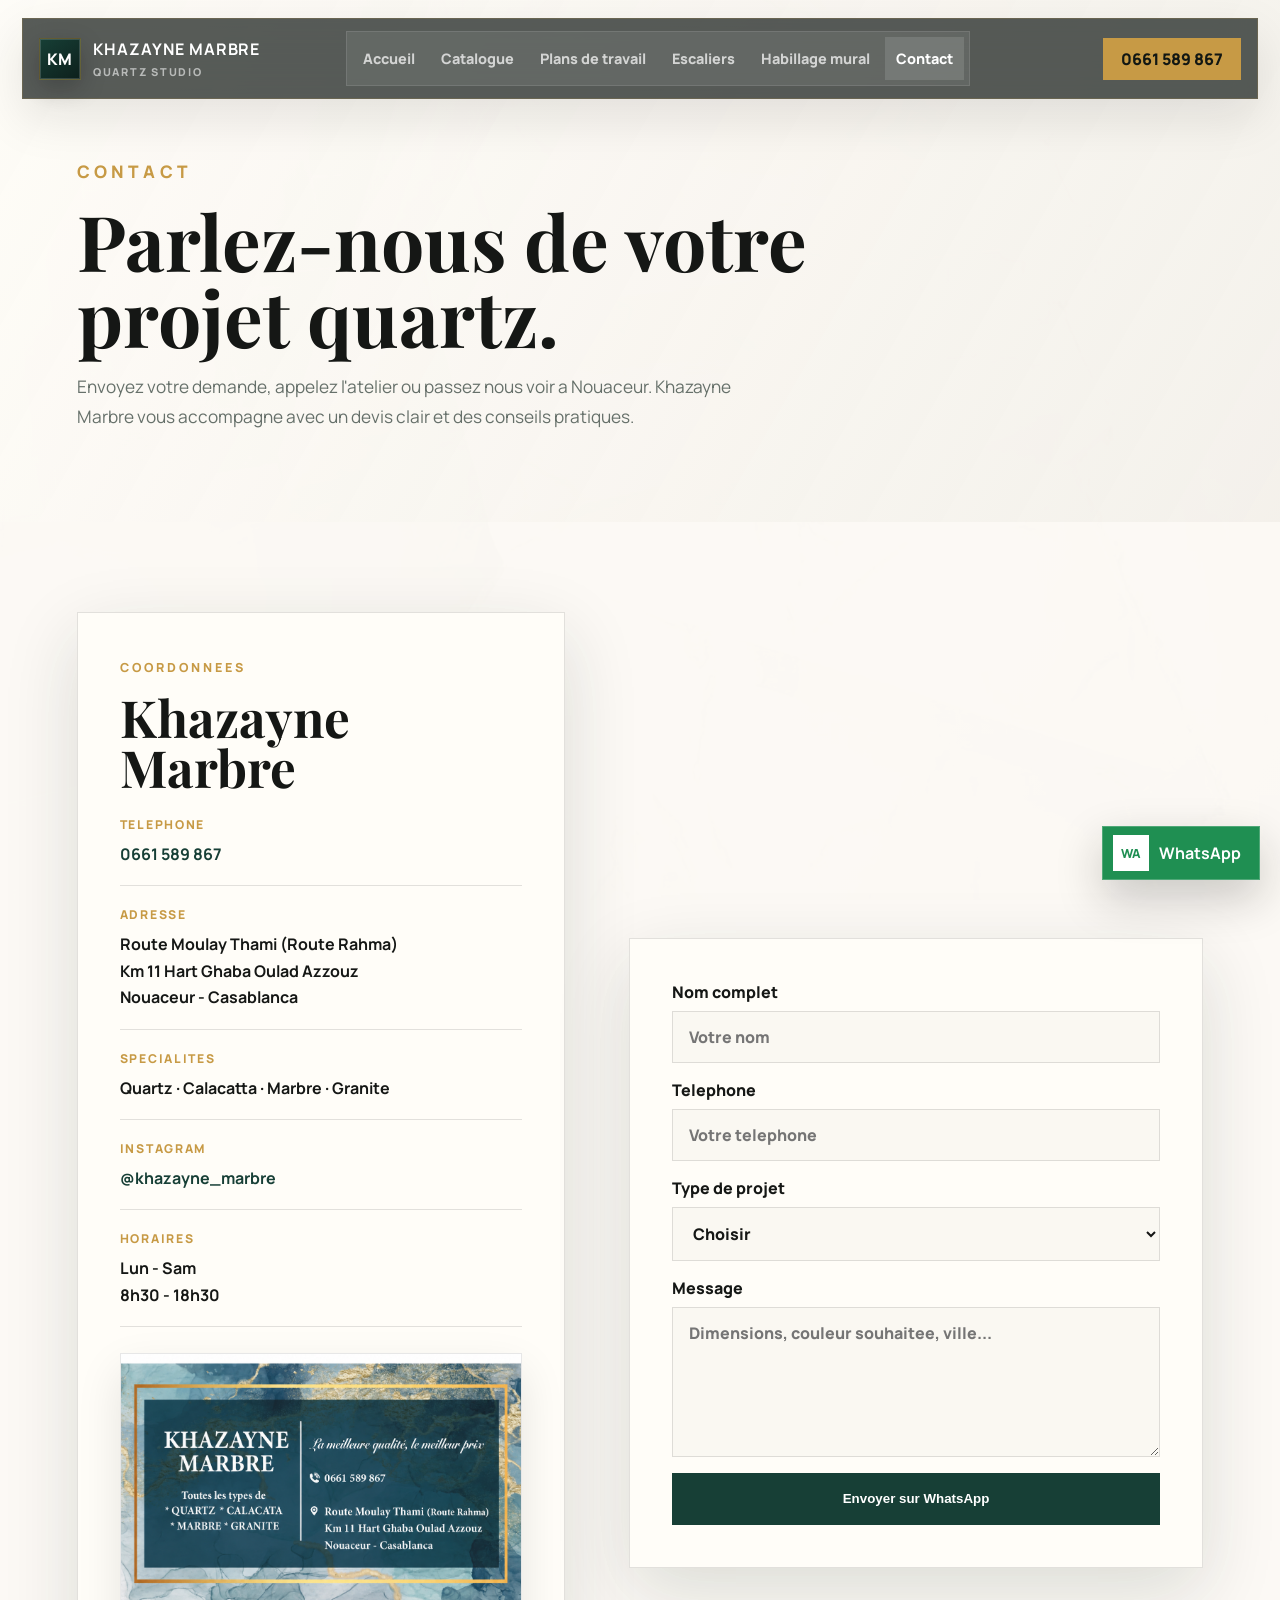
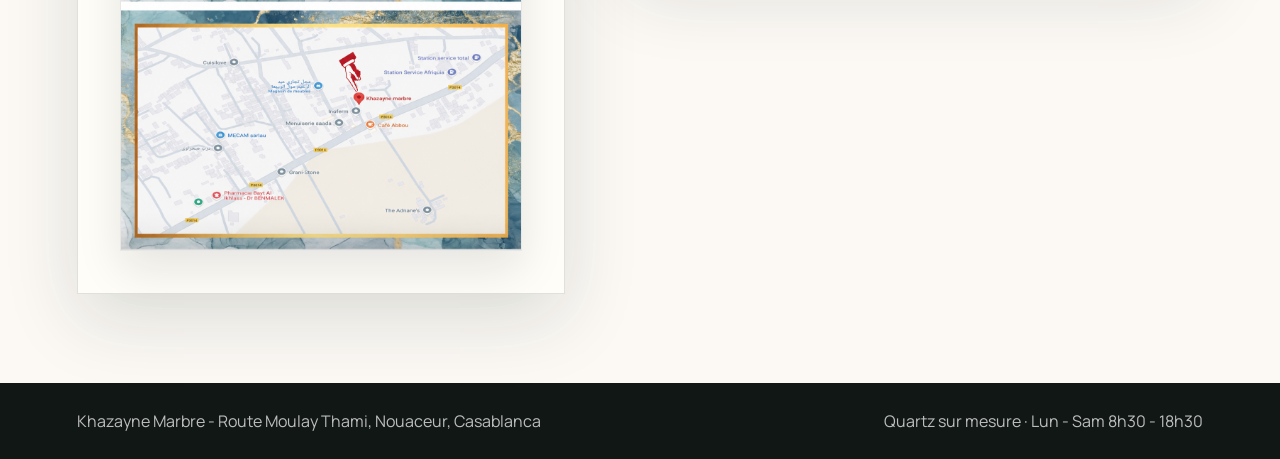
<file: contact.html>
<!DOCTYPE html>
<html lang="fr">
<head>
  <meta charset="UTF-8">
  <meta name="viewport" content="width=device-width, initial-scale=1.0">
  <meta name="description" content="Contact Khazayne Marbre a Casablanca pour vos projets quartz sur mesure.">
  <title>Contact | Khazayne Marbre</title>
  <link rel="preconnect" href="https://fonts.googleapis.com">
  <link rel="preconnect" href="https://fonts.gstatic.com" crossorigin>
  <link href="https://fonts.googleapis.com/css2?family=Manrope:wght@400;500;600;700;800&family=Playfair+Display:wght@700;800&display=swap" rel="stylesheet">
  <link rel="stylesheet" href="styles.css">
  <link rel="icon" href="favicon.png">
</head>
<body>
  <header class="site-header premium-nav" data-header>
    <a class="brand" href="index.html" aria-label="Khazayne Marbre accueil">
      <span>KM</span>
      <strong>Khazayne Marbre</strong>
      <small>Quartz Studio</small>
    </a>
    <nav class="desktop-nav nav-pill" aria-label="Navigation principale">
      <a href="index.html">Accueil</a>
      <a href="catalogue.html">Catalogue</a>
      <a href="product-plan-de-travail.html">Plans de travail</a>
      <a href="product-escaliers.html">Escaliers</a>
      <a href="product-habillage-mural.html">Habillage mural</a>
      <a href="contact.html" class="is-active">Contact</a>
    </nav>
    <div class="nav-actions">
      <a class="nav-instagram" href="https://www.instagram.com/khazayne_marbre" target="_blank" rel="noopener">@khazayne_marbre</a>
      <a class="header-call" href="tel:+212661589867">0661 589 867</a>
      <button class="menu-toggle" type="button" aria-label="Ouvrir le menu" aria-expanded="false" data-menu-toggle><span></span><span></span></button>
    </div>
    <nav class="mobile-nav" aria-label="Navigation mobile" data-mobile-nav>
      <a href="index.html">Accueil</a><a href="catalogue.html">Catalogue</a><a href="product-plan-de-travail.html">Plans de travail</a><a href="product-escaliers.html">Escaliers</a><a href="product-habillage-mural.html">Habillage mural</a><a href="contact.html">Contact</a>
    </nav>
  </header>

  <main>
    <section class="page-hero contact-hero">
      <div>
        <p class="eyebrow">Contact</p>
        <h1>Parlez-nous de votre projet quartz.</h1>
        <p>Envoyez votre demande, appelez l'atelier ou passez nous voir a Nouaceur. Khazayne Marbre vous accompagne avec un devis clair et des conseils pratiques.</p>
      </div>
    </section>

    <section class="contact-section">
      <div class="contact-layout">
        <div class="contact-info-panel">
          <span class="section-kicker">Coordonnees</span>
          <h2>Khazayne Marbre</h2>
          <dl class="info-list">
            <div><dt>Telephone</dt><dd><a href="tel:+212661589867">0661 589 867</a></dd></div>
            <div><dt>Adresse</dt><dd>Route Moulay Thami (Route Rahma)<br>Km 11 Hart Ghaba Oulad Azzouz<br>Nouaceur - Casablanca</dd></div>
            <div><dt>Specialites</dt><dd>Quartz · Calacatta · Marbre · Granite</dd></div>
            <div><dt>Instagram</dt><dd><a href="https://www.instagram.com/khazayne_marbre" target="_blank" rel="noopener">@khazayne_marbre</a></dd></div>
            <div><dt>Horaires</dt><dd>Lun - Sam<br>8h30 - 18h30</dd></div>
          </dl>
          <figure class="business-card">
            <img src="caret visite khazayne.png" alt="Carte visite Khazayne Marbre">
          </figure>
        </div>

        <form class="contact-form" data-contact-form>
          <label>Nom complet
            <input type="text" name="name" placeholder="Votre nom" required>
          </label>
          <label>Telephone
            <input type="tel" name="phone" placeholder="Votre telephone" required>
          </label>
          <label>Type de projet
            <select name="project" required>
              <option value="">Choisir</option>
              <option>Plan de travail quartz</option>
              <option>Escalier quartz</option>
              <option>Habillage mural quartz</option>
              <option>Autre projet sur mesure</option>
            </select>
          </label>
          <label>Message
            <textarea name="message" rows="5" placeholder="Dimensions, couleur souhaitee, ville..." required></textarea>
          </label>
          <button type="submit" class="btn primary">Envoyer sur WhatsApp</button>
        </form>
      </div>
    </section>
  </main>

  <footer>
    <p>Khazayne Marbre - Route Moulay Thami, Nouaceur, Casablanca</p>
    <p>Quartz sur mesure · Lun - Sam 8h30 - 18h30</p>
  </footer>

  <script src="script.js"></script>
</body>
</html>
</file>
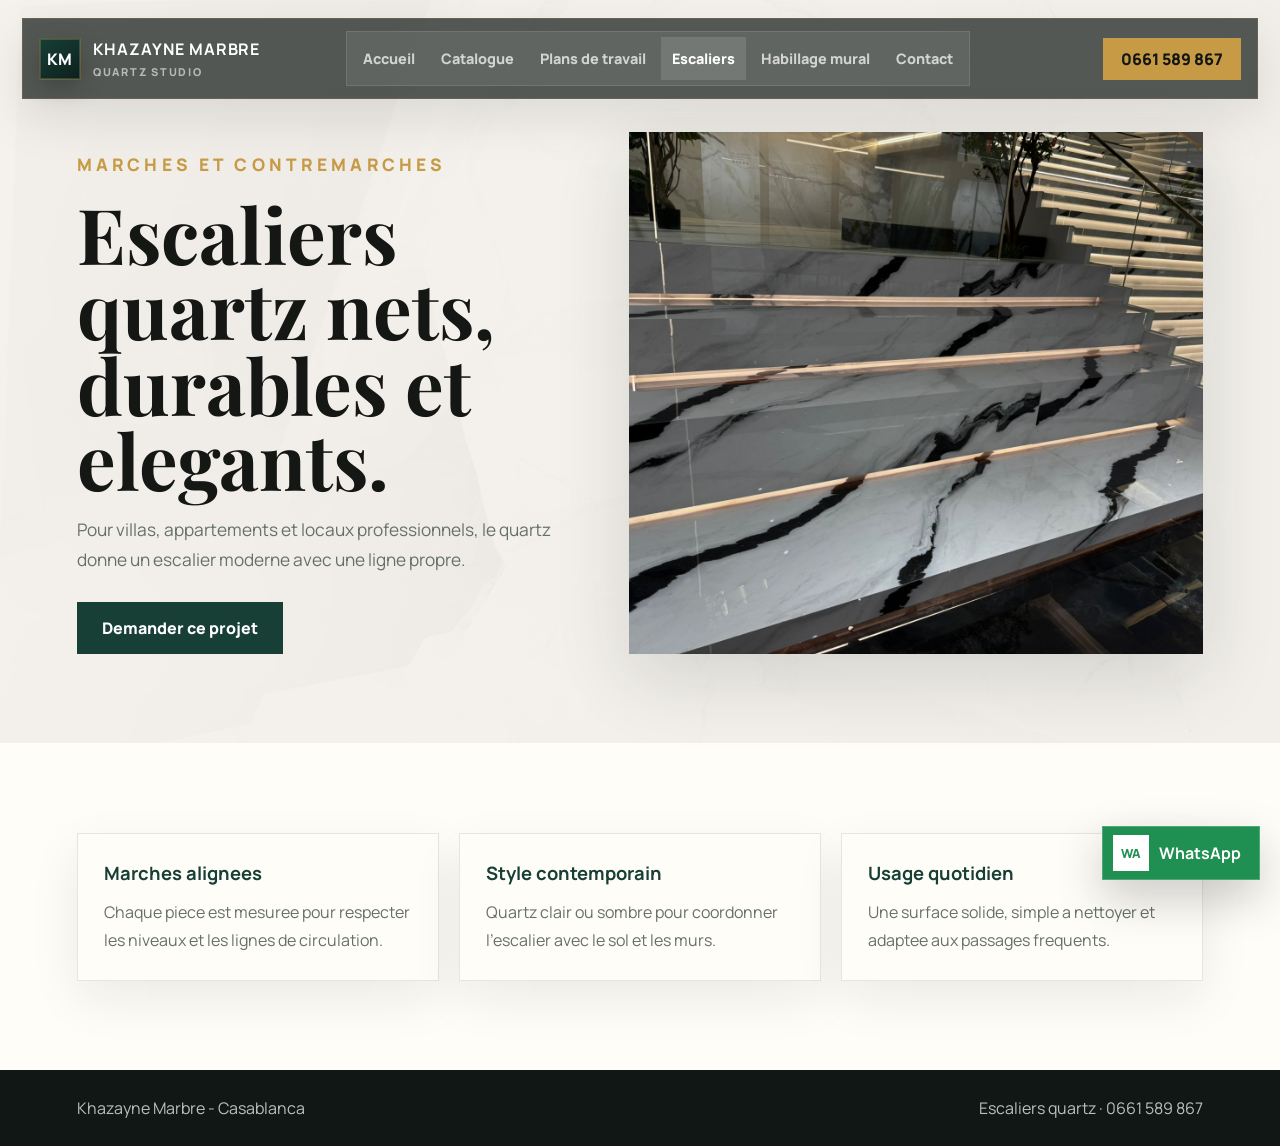
<file: product-escaliers.html>
<!DOCTYPE html>
<html lang="fr">
<head>
  <meta charset="UTF-8">
  <meta name="viewport" content="width=device-width, initial-scale=1.0">
  <meta name="description" content="Escaliers en quartz sur mesure par Khazayne Marbre a Casablanca.">
  <title>Escaliers quartz | Khazayne Marbre</title>
  <link rel="preconnect" href="https://fonts.googleapis.com">
  <link rel="preconnect" href="https://fonts.gstatic.com" crossorigin>
  <link href="https://fonts.googleapis.com/css2?family=Manrope:wght@400;500;600;700;800&family=Playfair+Display:wght@700;800&display=swap" rel="stylesheet">
  <link rel="stylesheet" href="styles.css">
</head>
<body>
  <header class="site-header premium-nav" data-header>
    <a class="brand" href="index.html"><span>KM</span><strong>Khazayne Marbre</strong><small>Quartz Studio</small></a>
    <nav class="desktop-nav nav-pill" aria-label="Navigation principale">
      <a href="index.html">Accueil</a><a href="catalogue.html">Catalogue</a><a href="product-plan-de-travail.html">Plans de travail</a><a href="product-escaliers.html" class="is-active">Escaliers</a><a href="product-habillage-mural.html">Habillage mural</a><a href="contact.html">Contact</a>
    </nav>
    <div class="nav-actions">
      <a class="nav-instagram" href="https://www.instagram.com/khazayne_marbre" target="_blank" rel="noopener">@khazayne_marbre</a><a class="header-call" href="tel:+212661589867">0661 589 867</a><button class="menu-toggle" type="button" aria-label="Ouvrir le menu" aria-expanded="false" data-menu-toggle><span></span><span></span></button>
    </div>
    <nav class="mobile-nav" aria-label="Navigation mobile" data-mobile-nav>
      <a href="index.html">Accueil</a><a href="catalogue.html">Catalogue</a><a href="product-plan-de-travail.html">Plans de travail</a><a href="product-escaliers.html">Escaliers</a><a href="product-habillage-mural.html">Habillage mural</a><a href="contact.html">Contact</a>
    </nav>
  </header>

  <main>
    <section class="product-hero">
      <div>
        <p class="eyebrow">Marches et contremarches</p>
        <h1>Escaliers quartz nets, durables et elegants.</h1>
        <p>Pour villas, appartements et locaux professionnels, le quartz donne un escalier moderne avec une ligne propre.</p>
        <a class="btn primary" href="contact.html">Demander ce projet</a>
      </div>
      <img src="quartz 4.jpeg" alt="Escalier quartz Khazayne Marbre">
    </section>

    <section class="detail-grid">
      <article><h3>Marches alignees</h3><p>Chaque piece est mesuree pour respecter les niveaux et les lignes de circulation.</p></article>
      <article><h3>Style contemporain</h3><p>Quartz clair ou sombre pour coordonner l'escalier avec le sol et les murs.</p></article>
      <article><h3>Usage quotidien</h3><p>Une surface solide, simple a nettoyer et adaptee aux passages frequents.</p></article>
    </section>
  </main>

  <footer><p>Khazayne Marbre - Casablanca</p><p>Escaliers quartz · 0661 589 867</p></footer>
  <script src="script.js"></script>
</body>
</html>
</file>
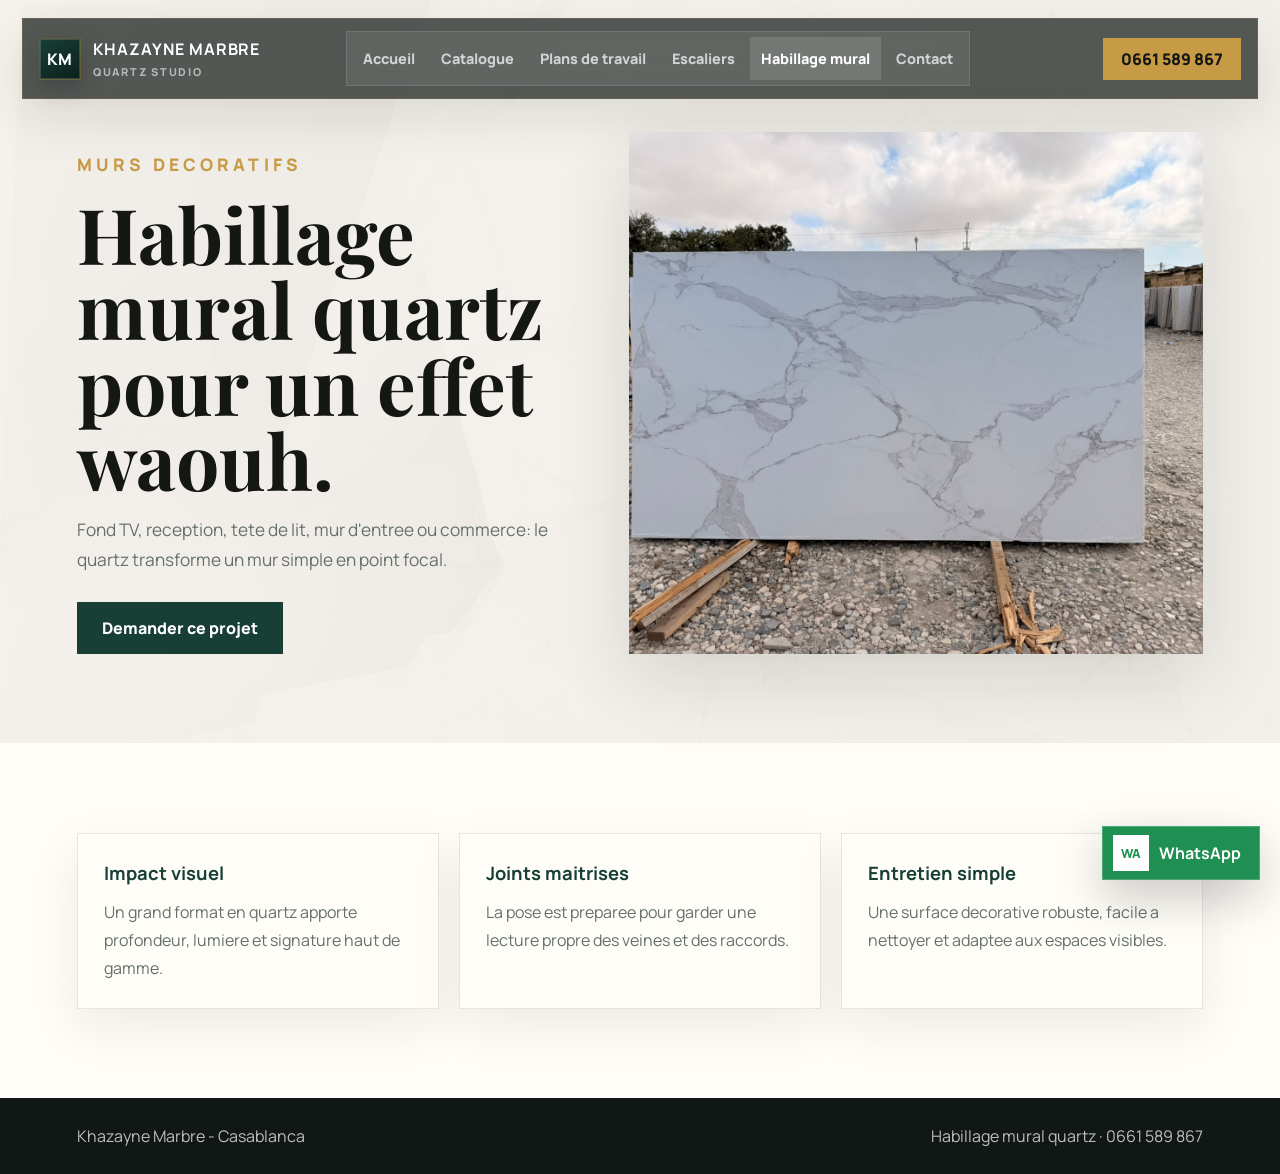
<file: product-habillage-mural.html>
<!DOCTYPE html>
<html lang="fr">
<head>
  <meta charset="UTF-8">
  <meta name="viewport" content="width=device-width, initial-scale=1.0">
  <meta name="description" content="Habillages muraux en quartz par Khazayne Marbre a Casablanca.">
  <title>Habillage mural quartz | Khazayne Marbre</title>
  <link rel="preconnect" href="https://fonts.googleapis.com">
  <link rel="preconnect" href="https://fonts.gstatic.com" crossorigin>
  <link href="https://fonts.googleapis.com/css2?family=Manrope:wght@400;500;600;700;800&family=Playfair+Display:wght@700;800&display=swap" rel="stylesheet">
  <link rel="stylesheet" href="styles.css">
</head>
<body>
  <header class="site-header premium-nav" data-header>
    <a class="brand" href="index.html"><span>KM</span><strong>Khazayne Marbre</strong><small>Quartz Studio</small></a>
    <nav class="desktop-nav nav-pill" aria-label="Navigation principale">
      <a href="index.html">Accueil</a><a href="catalogue.html">Catalogue</a><a href="product-plan-de-travail.html">Plans de travail</a><a href="product-escaliers.html">Escaliers</a><a href="product-habillage-mural.html" class="is-active">Habillage mural</a><a href="contact.html">Contact</a>
    </nav>
    <div class="nav-actions">
      <a class="nav-instagram" href="https://www.instagram.com/khazayne_marbre" target="_blank" rel="noopener">@khazayne_marbre</a><a class="header-call" href="tel:+212661589867">0661 589 867</a><button class="menu-toggle" type="button" aria-label="Ouvrir le menu" aria-expanded="false" data-menu-toggle><span></span><span></span></button>
    </div>
    <nav class="mobile-nav" aria-label="Navigation mobile" data-mobile-nav>
      <a href="index.html">Accueil</a><a href="catalogue.html">Catalogue</a><a href="product-plan-de-travail.html">Plans de travail</a><a href="product-escaliers.html">Escaliers</a><a href="product-habillage-mural.html">Habillage mural</a><a href="contact.html">Contact</a>
    </nav>
  </header>

  <main>
    <section class="product-hero">
      <div>
        <p class="eyebrow">Murs decoratifs</p>
        <h1>Habillage mural quartz pour un effet waouh.</h1>
        <p>Fond TV, reception, tete de lit, mur d'entree ou commerce: le quartz transforme un mur simple en point focal.</p>
        <a class="btn primary" href="contact.html">Demander ce projet</a>
      </div>
      <img src="31.jpeg" alt="Plaque quartz pour habillage mural Khazayne Marbre">
    </section>

    <section class="detail-grid">
      <article><h3>Impact visuel</h3><p>Un grand format en quartz apporte profondeur, lumiere et signature haut de gamme.</p></article>
      <article><h3>Joints maitrises</h3><p>La pose est preparee pour garder une lecture propre des veines et des raccords.</p></article>
      <article><h3>Entretien simple</h3><p>Une surface decorative robuste, facile a nettoyer et adaptee aux espaces visibles.</p></article>
    </section>
  </main>

  <footer><p>Khazayne Marbre - Casablanca</p><p>Habillage mural quartz · 0661 589 867</p></footer>
  <script src="script.js"></script>
</body>
</html>
</file>
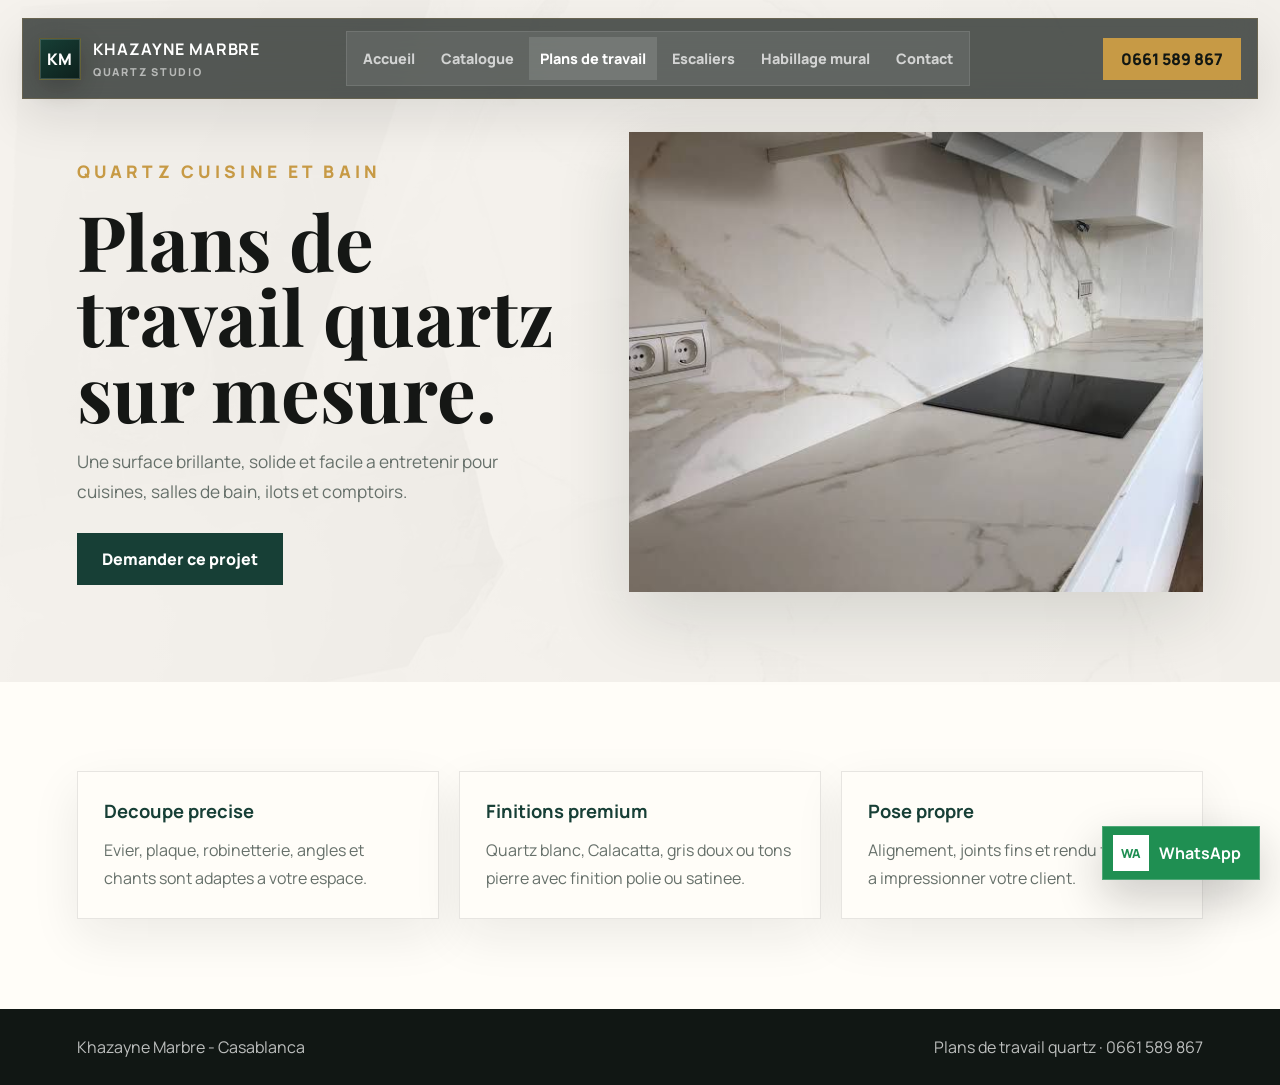
<file: product-plan-de-travail.html>
<!DOCTYPE html>
<html lang="fr">
<head>
  <meta charset="UTF-8">
  <meta name="viewport" content="width=device-width, initial-scale=1.0">
  <meta name="description" content="Plans de travail en quartz sur mesure par Khazayne Marbre a Casablanca.">
  <title>Plans de travail quartz | Khazayne Marbre</title>
  <link rel="preconnect" href="https://fonts.googleapis.com">
  <link rel="preconnect" href="https://fonts.gstatic.com" crossorigin>
  <link href="https://fonts.googleapis.com/css2?family=Manrope:wght@400;500;600;700;800&family=Playfair+Display:wght@700;800&display=swap" rel="stylesheet">
  <link rel="stylesheet" href="styles.css">
</head>
<body>
  <header class="site-header premium-nav" data-header>
    <a class="brand" href="index.html"><span>KM</span><strong>Khazayne Marbre</strong><small>Quartz Studio</small></a>
    <nav class="desktop-nav nav-pill" aria-label="Navigation principale">
      <a href="index.html">Accueil</a><a href="catalogue.html">Catalogue</a><a href="product-plan-de-travail.html" class="is-active">Plans de travail</a><a href="product-escaliers.html">Escaliers</a><a href="product-habillage-mural.html">Habillage mural</a><a href="contact.html">Contact</a>
    </nav>
    <div class="nav-actions">
      <a class="nav-instagram" href="https://www.instagram.com/khazayne_marbre" target="_blank" rel="noopener">@khazayne_marbre</a><a class="header-call" href="tel:+212661589867">0661 589 867</a><button class="menu-toggle" type="button" aria-label="Ouvrir le menu" aria-expanded="false" data-menu-toggle><span></span><span></span></button>
    </div>
    <nav class="mobile-nav" aria-label="Navigation mobile" data-mobile-nav>
      <a href="index.html">Accueil</a><a href="catalogue.html">Catalogue</a><a href="product-plan-de-travail.html">Plans de travail</a><a href="product-escaliers.html">Escaliers</a><a href="product-habillage-mural.html">Habillage mural</a><a href="contact.html">Contact</a>
    </nav>
  </header>

  <main>
    <section class="product-hero">
      <div>
        <p class="eyebrow">Quartz cuisine et bain</p>
        <h1>Plans de travail quartz sur mesure.</h1>
        <p>Une surface brillante, solide et facile a entretenir pour cuisines, salles de bain, ilots et comptoirs.</p>
        <a class="btn primary" href="contact.html">Demander ce projet</a>
      </div>
      <img src="quartz 3.jpeg" alt="Cuisine quartz Khazayne Marbre">
    </section>

    <section class="detail-grid">
      <article><h3>Decoupe precise</h3><p>Evier, plaque, robinetterie, angles et chants sont adaptes a votre espace.</p></article>
      <article><h3>Finitions premium</h3><p>Quartz blanc, Calacatta, gris doux ou tons pierre avec finition polie ou satinee.</p></article>
      <article><h3>Pose propre</h3><p>Alignement, joints fins et rendu final pret a impressionner votre client.</p></article>
    </section>
  </main>

  <footer><p>Khazayne Marbre - Casablanca</p><p>Plans de travail quartz · 0661 589 867</p></footer>
  <script src="script.js"></script>
</body>
</html>
</file>
<file: styles.css>
:root {
  --ink: #151715;
  --muted: #66706a;
  --stone: #f4f1eb;
  --paper: #fffdf8;
  --line: rgba(21, 23, 21, 0.12);
  --green: #173f36;
  --green-2: #255a4d;
  --gold: #c79a45;
  --shadow: 0 24px 70px rgba(23, 35, 31, 0.14);
}

* { box-sizing: border-box; }
html { scroll-behavior: smooth; }
body {
  margin: 0;
  min-height: 100vh;
  overflow-x: hidden;
  color: var(--ink);
  background: var(--stone);
  font-family: "Manrope", Arial, sans-serif;
}

body::before {
  content: "";
  position: fixed;
  inset: 0;
  z-index: -1;
  background:
    linear-gradient(120deg, rgba(255,255,255,.9), rgba(255,255,255,.3)),
    url("1.jpeg") center / cover;
  opacity: .12;
  filter: grayscale(1);
}

a { color: inherit; text-decoration: none; }
img { display: block; max-width: 100%; }
p, h1, h2, h3, dl, dd { margin: 0; }
h1, h2, h3, p, a, span, strong, small { overflow-wrap: anywhere; }

.site-header {
  position: fixed;
  inset: 18px 22px auto;
  z-index: 10;
  display: grid;
  grid-template-columns: 1fr auto 1fr;
  align-items: center;
  gap: 18px;
  padding: 12px 16px;
  border: 1px solid rgba(255,255,255,.45);
  background: rgba(255, 253, 248, .86);
  box-shadow: 0 18px 50px rgba(21, 23, 21, .1);
  backdrop-filter: blur(18px);
}

.site-header.is-scrolled { background: rgba(255, 253, 248, .96); }
.brand, .desktop-nav, .header-call { display: flex; align-items: center; }
.brand { gap: 12px; font-weight: 900; text-transform: uppercase; letter-spacing: .06em; }
.brand span {
  display: grid;
  place-items: center;
  width: 42px;
  height: 42px;
  color: #fff;
  background: var(--green);
  border: 1px solid rgba(199,154,69,.45);
}

.desktop-nav { justify-content: center; gap: 14px; color: var(--muted); font-size: .9rem; font-weight: 800; }
.desktop-nav a:hover { color: var(--green); }
.header-call {
  justify-self: end;
  min-height: 42px;
  padding: 0 18px;
  color: #fff;
  background: var(--green);
  font-weight: 900;
}

.hero {
  min-height: 100vh;
  display: grid;
  grid-template-columns: minmax(320px, .95fr) minmax(0, 1fr);
  align-items: end;
  gap: clamp(28px, 5vw, 72px);
  padding: 118px clamp(20px, 6vw, 84px) clamp(34px, 5vw, 70px);
}

.hero-media {
  min-height: 70vh;
  overflow: hidden;
  box-shadow: var(--shadow);
}

.hero-media img, .page-hero img, .product-hero img, .proof-image img {
  width: 100%;
  height: 100%;
  object-fit: cover;
}

.hero-copy {
  align-self: center;
  max-width: 760px;
  padding-bottom: 4vh;
}

.eyebrow, .section-kicker {
  display: inline-block;
  margin-bottom: 16px;
  color: var(--gold);
  font-size: .78rem;
  font-weight: 900;
  letter-spacing: .24em;
  text-transform: uppercase;
}

h1, h2 {
  font-family: "Playfair Display", Georgia, serif;
  line-height: .98;
  letter-spacing: 0;
}

h1 { font-size: clamp(3rem, 6vw, 6.3rem); max-width: 880px; }
h2 { font-size: clamp(2.1rem, 4vw, 4.4rem); }
h3 { font-size: 1.15rem; }
p { color: var(--muted); line-height: 1.75; }

.hero-text { max-width: 650px; margin-top: 22px; font-size: 1.08rem; }
.hero-actions, .center-action { display: flex; flex-wrap: wrap; gap: 14px; margin-top: 28px; }
.center-action { justify-content: center; }

.btn {
  display: inline-flex;
  align-items: center;
  justify-content: center;
  min-height: 52px;
  padding: 0 24px;
  border: 1px solid var(--line);
  font-weight: 900;
  transition: transform .2s ease, background .2s ease;
}

.btn:hover { transform: translateY(-2px); }
.primary { color: #fff; background: var(--green); border-color: var(--green); }
.primary:hover { background: var(--green-2); }
.secondary { background: rgba(255,253,248,.68); color: var(--green); }

section { padding: clamp(58px, 7vw, 108px) clamp(20px, 6vw, 84px); }
.intro-band, .proof, .contact-layout, .product-hero, .page-hero {
  display: grid;
  gap: clamp(28px, 5vw, 64px);
  grid-template-columns: minmax(0, .85fr) minmax(0, 1fr);
  align-items: center;
}

.intro-band { background: var(--green); color: #fff; }
.intro-band p, .intro-band h2 { color: #fff; }
.intro-points { display: grid; gap: 18px; }

.section-head { max-width: 820px; margin-bottom: 36px; }
.featured, .catalogue-section, .contact-section { background: rgba(255,253,248,.72); }

.feature-grid {
  display: grid;
  grid-template-columns: 1.08fr .92fr;
  gap: 22px;
}

.feature-card, .catalogue-item, .detail-grid article {
  overflow: hidden;
  background: var(--paper);
  border: 1px solid rgba(21,23,21,.1);
  box-shadow: 0 18px 46px rgba(21,23,21,.08);
}

.feature-card {
  position: relative;
  min-height: 330px;
  display: grid;
  align-items: end;
}

.feature-card.tall { grid-row: span 2; min-height: 686px; }
.feature-card img { position: absolute; inset: 0; width: 100%; height: 100%; object-fit: cover; transition: transform .35s ease; }
.feature-card:hover img { transform: scale(1.04); }
.feature-card::after { content: ""; position: absolute; inset: 0; background: linear-gradient(180deg, transparent 35%, rgba(0,0,0,.72)); }
.feature-card div { position: relative; z-index: 1; padding: 26px; color: #fff; }
.feature-card p { color: rgba(255,255,255,.82); }

.proof { background: var(--paper); }
.proof-image { min-height: 520px; overflow: hidden; box-shadow: var(--shadow); }
.proof-copy { display: grid; gap: 22px; }
.mini-stats { display: grid; grid-template-columns: repeat(3, 1fr); gap: 12px; }
.mini-stats div { padding: 18px; border-top: 2px solid var(--gold); background: var(--stone); }
.mini-stats strong { display: block; color: var(--green); }
.mini-stats span { color: var(--muted); font-size: .85rem; }

.cta-strip {
  display: flex;
  justify-content: space-between;
  align-items: center;
  gap: 18px;
  background: var(--green);
  color: #fff;
}
.cta-strip span { font-family: "Playfair Display", Georgia, serif; font-size: clamp(1.8rem, 3vw, 3.3rem); }

.page-hero, .product-hero { min-height: 72vh; padding-top: 132px; }
.page-hero.compact { min-height: 58vh; align-items: end; }
.contact-hero {
  grid-template-columns: minmax(0, 760px);
  min-height: 58vh;
  align-items: end;
  background: linear-gradient(120deg, rgba(255,253,248,.9), rgba(244,241,235,.82));
}
.page-hero p, .product-hero p { max-width: 680px; margin-top: 18px; font-size: 1.08rem; }
.page-hero img, .product-hero img { min-height: 460px; box-shadow: var(--shadow); }
.product-hero .btn { margin-top: 26px; }

.photo-catalogue {
  display: grid;
  grid-template-columns: repeat(3, minmax(0, 1fr));
  gap: 22px;
}

.catalogue-item img { width: 100%; aspect-ratio: 4 / 3; object-fit: cover; }
.catalogue-item div { display: grid; gap: 10px; padding: 20px; }
.catalogue-item h3 { margin-bottom: 8px; color: var(--green); }
.catalogue-item p { min-height: 5.25em; }

.whatsapp-product {
  display: inline-flex;
  align-items: center;
  justify-content: center;
  min-height: 44px;
  margin-top: 4px;
  padding: 0 16px;
  color: #fff;
  background: #1f8f52;
  font-size: .88rem;
  font-weight: 900;
}

.whatsapp-product:hover { background: #176e3f; }

.floating-whatsapp {
  position: fixed;
  right: 20px;
  bottom: 20px;
  z-index: 30;
  display: inline-flex;
  align-items: center;
  gap: 10px;
  min-height: 54px;
  padding: 0 18px 0 10px;
  color: #fff;
  background: #1f8f52;
  border: 1px solid rgba(255,255,255,.22);
  box-shadow: 0 18px 46px rgba(21,23,21,.22);
  font-weight: 900;
}

.floating-whatsapp span {
  display: grid;
  place-items: center;
  width: 36px;
  height: 36px;
  color: #1f8f52;
  background: #fff;
  font-size: .78rem;
}

.floating-whatsapp:hover {
  background: #176e3f;
  transform: translateY(-2px);
}

.detail-grid {
  display: grid;
  grid-template-columns: repeat(3, minmax(0, 1fr));
  gap: 20px;
  background: var(--paper);
}
.detail-grid article { padding: 26px; }
.detail-grid h3 { margin-bottom: 12px; color: var(--green); }

.contact-info-panel, .contact-form {
  background: var(--paper);
  border: 1px solid var(--line);
  box-shadow: var(--shadow);
  padding: clamp(24px, 4vw, 42px);
}

.info-list { display: grid; gap: 20px; margin-top: 24px; }
.info-list div { padding-bottom: 18px; border-bottom: 1px solid var(--line); }
.info-list dt { color: var(--gold); font-weight: 900; text-transform: uppercase; letter-spacing: .14em; font-size: .76rem; }
.info-list dd { margin-top: 8px; color: var(--ink); line-height: 1.65; font-weight: 700; }
.info-list a { color: var(--green); }

.business-card {
  margin: 26px 0 0;
  overflow: hidden;
  border: 1px solid rgba(21,23,21,.1);
  background: #fff;
  box-shadow: 0 18px 42px rgba(21,23,21,.1);
}

.business-card img {
  width: 100%;
  height: auto;
}

.contact-form { display: grid; gap: 16px; }
.contact-form label { display: grid; gap: 8px; font-weight: 800; }
.contact-form input, .contact-form textarea, .contact-form select {
  width: 100%;
  min-height: 52px;
  border: 1px solid var(--line);
  background: #faf8f2;
  padding: 14px 16px;
  color: var(--ink);
  font: inherit;
  outline: none;
}
.contact-form textarea { resize: vertical; min-height: 150px; }
.contact-form input:focus, .contact-form textarea:focus, .contact-form select:focus {
  border-color: var(--gold);
  box-shadow: 0 0 0 4px rgba(199,154,69,.14);
}

footer {
  display: flex;
  justify-content: space-between;
  gap: 14px;
  padding: 24px clamp(20px, 6vw, 84px);
  background: #111714;
}
footer p { color: rgba(255,255,255,.72); }

@media (max-width: 980px) {
  .site-header { grid-template-columns: 1fr auto; }
  .desktop-nav { display: none; }
  .hero, .intro-band, .proof, .contact-layout, .product-hero, .page-hero { grid-template-columns: 1fr; }
  .hero-media { min-height: 48vh; order: 2; }
  .hero-copy { order: 1; padding-bottom: 0; }
  .feature-grid, .photo-catalogue, .detail-grid { grid-template-columns: 1fr 1fr; }
  .feature-card.tall { grid-row: span 1; min-height: 420px; }
}

@media (max-width: 640px) {
  .site-header { inset: 10px 10px auto; padding: 10px; }
  .brand strong { font-size: .8rem; }
  .header-call { padding: 0 12px; font-size: .82rem; }
  .hero, .page-hero, .product-hero { padding-top: 104px; }
  h1 { font-size: clamp(2.45rem, 15vw, 3.7rem); }
  .feature-grid, .photo-catalogue, .detail-grid, .mini-stats { grid-template-columns: 1fr; }
  .feature-card, .feature-card.tall { min-height: 360px; }
  .cta-strip, footer { align-items: flex-start; flex-direction: column; }
  .page-hero.compact, .contact-hero { min-height: auto; }
  .catalogue-section { padding-top: 34px; }
  .catalogue-item div { padding: 16px; }
  .catalogue-item p { min-height: 0; }
  .whatsapp-product { width: 100%; }
  .floating-whatsapp {
    right: 12px;
    bottom: 12px;
    min-height: 50px;
    padding-right: 14px;
  }

  .floating-whatsapp strong {
    font-size: .9rem;
  }
}

/* Extraordinary home */
.premium-nav {
  grid-template-columns: minmax(210px, 1fr) auto minmax(230px, 1fr);
  border-color: rgba(199,154,69,.18);
  background: rgba(17, 23, 20, .7);
  color: #fff;
}

.premium-nav.is-scrolled {
  background: rgba(17, 23, 20, .92);
  box-shadow: 0 20px 60px rgba(0,0,0,.22);
}

.brand {
  position: relative;
}

.brand small {
  display: block;
  margin-top: 2px;
  color: rgba(255,255,255,.58);
  font-size: .68rem;
  font-weight: 800;
  letter-spacing: .16em;
}

.premium-nav .brand {
  display: grid;
  grid-template-columns: 42px minmax(0, 1fr);
  column-gap: 12px;
  row-gap: 2px;
  align-items: center;
}

.premium-nav .brand span {
  grid-row: 1 / 3;
}

.premium-nav .brand strong,
.premium-nav .brand small {
  min-width: 0;
}

.premium-nav .brand span {
  background: linear-gradient(145deg, var(--green), #0d201c);
  box-shadow: inset 0 0 0 1px rgba(255,255,255,.16), 0 8px 24px rgba(0,0,0,.22);
}

.nav-pill {
  gap: 4px;
  min-height: 48px;
  padding: 5px;
  border: 1px solid rgba(255,255,255,.1);
  background: rgba(255,255,255,.08);
}

.nav-pill a {
  padding: 12px 11px;
  color: rgba(255,255,255,.72);
  white-space: nowrap;
}

.nav-pill a:hover,
.nav-pill a.is-active {
  color: #fff;
  background: rgba(255,255,255,.12);
}

.nav-actions {
  display: flex;
  justify-content: flex-end;
  align-items: center;
  gap: 10px;
}

.nav-instagram {
  color: rgba(255,255,255,.7);
  font-size: .84rem;
  font-weight: 800;
}

.premium-nav .header-call {
  color: #121713;
  background: var(--gold);
}

.menu-toggle {
  display: none;
  width: 44px;
  height: 44px;
  border: 1px solid rgba(255,255,255,.16);
  background: rgba(255,255,255,.08);
  color: #fff;
  cursor: pointer;
}

.menu-toggle span {
  display: block;
  width: 18px;
  height: 2px;
  margin: 5px auto;
  background: currentColor;
  transition: transform .22s ease, opacity .22s ease;
}

.premium-nav.is-menu-open .menu-toggle span:first-child {
  transform: translateY(3.5px) rotate(45deg);
}

.premium-nav.is-menu-open .menu-toggle span:last-child {
  transform: translateY(-3.5px) rotate(-45deg);
}

.mobile-nav {
  display: none;
  grid-column: 1 / -1;
  gap: 6px;
  padding-top: 12px;
}

.mobile-nav a {
  padding: 13px 14px;
  color: rgba(255,255,255,.82);
  background: rgba(255,255,255,.08);
  font-weight: 850;
}

.cinematic-hero {
  position: relative;
  min-height: 100svh;
  grid-template-columns: minmax(0, .95fr) minmax(320px, .78fr);
  align-items: center;
  isolation: isolate;
  overflow: hidden;
  color: #fff;
  background: #0f1512;
  padding-top: 132px;
}

.hero-bg {
  position: absolute;
  inset: 0;
  z-index: -3;
  overflow: hidden;
}

.hero-bg img {
  width: 100%;
  height: 100%;
  object-fit: cover;
  filter: saturate(.9) contrast(1.06);
  transform: scale(1.08);
  animation: heroStone 16s ease-in-out infinite alternate;
}

.cinematic-hero::before {
  content: "";
  position: absolute;
  inset: 0;
  z-index: -2;
  background:
    linear-gradient(90deg, rgba(9,13,11,.9) 0%, rgba(9,13,11,.66) 42%, rgba(9,13,11,.18) 100%),
    linear-gradient(0deg, rgba(9,13,11,.86) 0%, transparent 32%, rgba(9,13,11,.35) 100%);
}

.cinematic-hero::after {
  content: "";
  position: absolute;
  inset: 0;
  z-index: -1;
  background-image:
    linear-gradient(rgba(255,255,255,.06) 1px, transparent 1px),
    linear-gradient(90deg, rgba(255,255,255,.05) 1px, transparent 1px);
  background-size: 92px 92px;
  mask-image: linear-gradient(90deg, #000 0%, transparent 78%);
  opacity: .42;
}

.hero-glass-line {
  position: absolute;
  top: 0;
  bottom: 0;
  left: 55%;
  width: 1px;
  background: linear-gradient(180deg, transparent, rgba(199,154,69,.7), transparent);
  animation: lineGlow 4s ease-in-out infinite;
}

.cinematic-hero .hero-copy {
  max-width: 860px;
  padding-bottom: 0;
}

.cinematic-hero h1,
.cinematic-hero .hero-text {
  color: #fff;
}

.cinematic-hero .hero-text {
  color: rgba(255,255,255,.76);
}

.reveal-up {
  animation: revealUp .9s ease both;
}

.hero-showcase {
  position: relative;
  min-height: 620px;
}

.stone-tile {
  position: absolute;
  overflow: hidden;
  border: 1px solid rgba(255,255,255,.18);
  box-shadow: 0 30px 80px rgba(0,0,0,.35);
  background: rgba(255,255,255,.08);
}

.stone-tile img {
  width: 100%;
  height: 100%;
  object-fit: cover;
}

.stone-tile span {
  position: absolute;
  left: 16px;
  bottom: 16px;
  padding: 9px 12px;
  color: #fff;
  background: rgba(17,23,20,.68);
  font-size: .78rem;
  font-weight: 900;
  letter-spacing: .08em;
  text-transform: uppercase;
  backdrop-filter: blur(12px);
}

.tile-main {
  inset: 10px 0 70px 70px;
  animation: floatMain 6s ease-in-out infinite;
}

.tile-float {
  width: 44%;
  height: 34%;
  left: 0;
  top: 17%;
  animation: floatSoft 5s ease-in-out infinite;
}

.tile-small {
  width: 48%;
  height: 28%;
  right: 8%;
  bottom: 0;
  animation: floatSoft 6.5s ease-in-out infinite reverse;
}

.hero-ticker {
  position: absolute;
  left: 0;
  right: 0;
  bottom: 0;
  overflow: hidden;
  border-top: 1px solid rgba(255,255,255,.12);
  background: rgba(17,23,20,.68);
  backdrop-filter: blur(14px);
}

.hero-ticker div {
  display: flex;
  width: max-content;
  animation: tickerMove 28s linear infinite;
}

.hero-ticker span {
  padding: 18px 34px;
  color: rgba(255,255,255,.76);
  font-size: .82rem;
  font-weight: 900;
  letter-spacing: .18em;
  text-transform: uppercase;
  white-space: nowrap;
}

.cinematic-hero .secondary {
  color: #fff;
  border-color: rgba(255,255,255,.22);
  background: rgba(255,255,255,.12);
}

.cinematic-hero .primary {
  color: #111713;
  background: var(--gold);
  border-color: var(--gold);
}

@keyframes heroStone {
  from { transform: scale(1.08) translate3d(0,0,0); }
  to { transform: scale(1.16) translate3d(-2.2%, 1.5%, 0); }
}

@keyframes revealUp {
  from { opacity: 0; transform: translateY(28px); }
  to { opacity: 1; transform: translateY(0); }
}

@keyframes floatMain {
  0%, 100% { transform: translateY(0) rotate(-1deg); }
  50% { transform: translateY(-14px) rotate(1deg); }
}

@keyframes floatSoft {
  0%, 100% { transform: translateY(0); }
  50% { transform: translateY(18px); }
}

@keyframes tickerMove {
  from { transform: translateX(0); }
  to { transform: translateX(-50%); }
}

@keyframes lineGlow {
  0%, 100% { opacity: .35; }
  50% { opacity: 1; }
}

@media (prefers-reduced-motion: reduce) {
  *, *::before, *::after {
    animation-duration: .001ms !important;
    animation-iteration-count: 1 !important;
    scroll-behavior: auto !important;
  }
}

@media (max-width: 1320px) {
  .premium-nav {
    grid-template-columns: minmax(210px, .8fr) auto minmax(190px, .7fr);
    gap: 12px;
  }

  .nav-instagram {
    display: none;
  }
}

@media (max-width: 1120px) {
  .premium-nav {
    grid-template-columns: 1fr auto;
  }

  .premium-nav .desktop-nav,
  .nav-instagram {
    display: none;
  }

  .menu-toggle {
    display: block;
  }

  .premium-nav.is-menu-open .mobile-nav {
    display: grid;
  }
}

@media (max-width: 980px) {
  .cinematic-hero {
    grid-template-columns: 1fr;
    padding-bottom: 92px;
  }

  .cinematic-hero .hero-copy {
    order: 1;
  }

  .hero-showcase {
    order: 2;
    min-height: 460px;
  }

  .tile-main {
    inset: 0 6% 42px 18%;
  }
}

@media (max-width: 640px) {
  .premium-nav {
    inset: 10px 10px auto;
    padding: 10px;
    grid-template-columns: minmax(0, 1fr) auto;
    gap: 8px;
  }

  .premium-nav .header-call {
    display: none;
  }

  .premium-nav .brand {
    grid-template-columns: 38px minmax(0, 1fr);
  }

  .premium-nav .brand span {
    width: 38px;
    height: 38px;
  }

  .premium-nav .brand strong {
    font-size: .76rem;
    line-height: 1.15;
  }

  .brand small {
    font-size: .58rem;
    letter-spacing: .08em;
  }

  .nav-actions {
    gap: 0;
  }

  .menu-toggle {
    width: 40px;
    height: 40px;
  }

  .mobile-nav {
    max-height: calc(100svh - 92px);
    overflow-y: auto;
  }

  .cinematic-hero {
    min-height: auto;
    padding: 118px 16px 78px;
    gap: 28px;
    align-items: start;
  }

  .cinematic-hero::before {
    background:
      linear-gradient(180deg, rgba(9,13,11,.86) 0%, rgba(9,13,11,.68) 42%, rgba(9,13,11,.9) 100%),
      linear-gradient(90deg, rgba(9,13,11,.74), rgba(9,13,11,.32));
  }

  .cinematic-hero::after,
  .hero-glass-line {
    display: none;
  }

  .cinematic-hero .hero-copy {
    order: 1;
    width: 100%;
  }

  .eyebrow,
  .section-kicker {
    margin-bottom: 12px;
    font-size: .68rem;
    letter-spacing: .16em;
  }

  h1 {
    font-size: clamp(2.1rem, 11.5vw, 3rem);
    line-height: 1.04;
  }

  h2 {
    font-size: clamp(1.85rem, 9vw, 2.55rem);
    line-height: 1.06;
  }

  .hero-text,
  .page-hero p,
  .product-hero p {
    margin-top: 16px;
    font-size: .98rem;
    line-height: 1.65;
  }

  .hero-actions,
  .center-action {
    width: 100%;
    gap: 10px;
  }

  .btn {
    width: 100%;
    min-height: 50px;
    padding: 0 16px;
    text-align: center;
  }

  .hero-showcase {
    order: 2;
    display: grid;
    grid-template-columns: 1fr;
    gap: 12px;
    min-height: 0;
    width: 100%;
  }

  .stone-tile,
  .tile-main,
  .tile-float,
  .tile-small {
    position: relative;
    inset: auto;
    left: auto;
    right: auto;
    top: auto;
    bottom: auto;
    width: 100%;
    height: auto;
    min-height: 160px;
    aspect-ratio: 16 / 10;
    animation: none;
  }

  .stone-tile span {
    left: 10px;
    bottom: 10px;
    padding: 7px 10px;
    font-size: .66rem;
  }

  .tile-float,
  .tile-small {
    min-height: 132px;
    aspect-ratio: 16 / 8;
  }

  .hero-ticker span {
    padding: 14px 22px;
    font-size: .7rem;
    letter-spacing: .12em;
  }

  section,
  .intro-band,
  .featured,
  .proof,
  .cta-strip {
    padding-left: 16px;
    padding-right: 16px;
  }

  .intro-band,
  .proof,
  .contact-layout,
  .product-hero,
  .page-hero {
    gap: 24px;
  }

  .section-head {
    margin-bottom: 24px;
  }

  .feature-card,
  .feature-card.tall {
    min-height: 280px;
  }

  .feature-card div {
    padding: 20px;
  }

  .proof-image {
    min-height: 300px;
  }

  .mini-stats div {
    padding: 16px;
  }

  .cta-strip {
    gap: 16px;
  }

  .cta-strip span {
    font-size: clamp(1.6rem, 9vw, 2.3rem);
    line-height: 1.08;
  }

  .page-hero img,
  .product-hero img {
    min-height: 280px;
  }

  footer {
    padding-left: 16px;
    padding-right: 16px;
  }

  .floating-whatsapp strong {
    display: none;
  }

  .floating-whatsapp {
    min-height: 50px;
    width: 50px;
    padding: 0;
    justify-content: center;
  }

  .floating-whatsapp span {
    width: 36px;
    height: 36px;
  }
}

@media (max-width: 390px) {
  .premium-nav .brand {
    grid-template-columns: 34px minmax(0, 1fr);
    column-gap: 9px;
  }

  .premium-nav .brand span {
    width: 34px;
    height: 34px;
    font-size: .82rem;
  }

  .premium-nav .brand strong {
    font-size: .68rem;
  }

  .brand small {
    display: none;
  }

  .menu-toggle {
    width: 38px;
    height: 38px;
  }

  .cinematic-hero {
    padding-top: 106px;
  }
}
</file>
